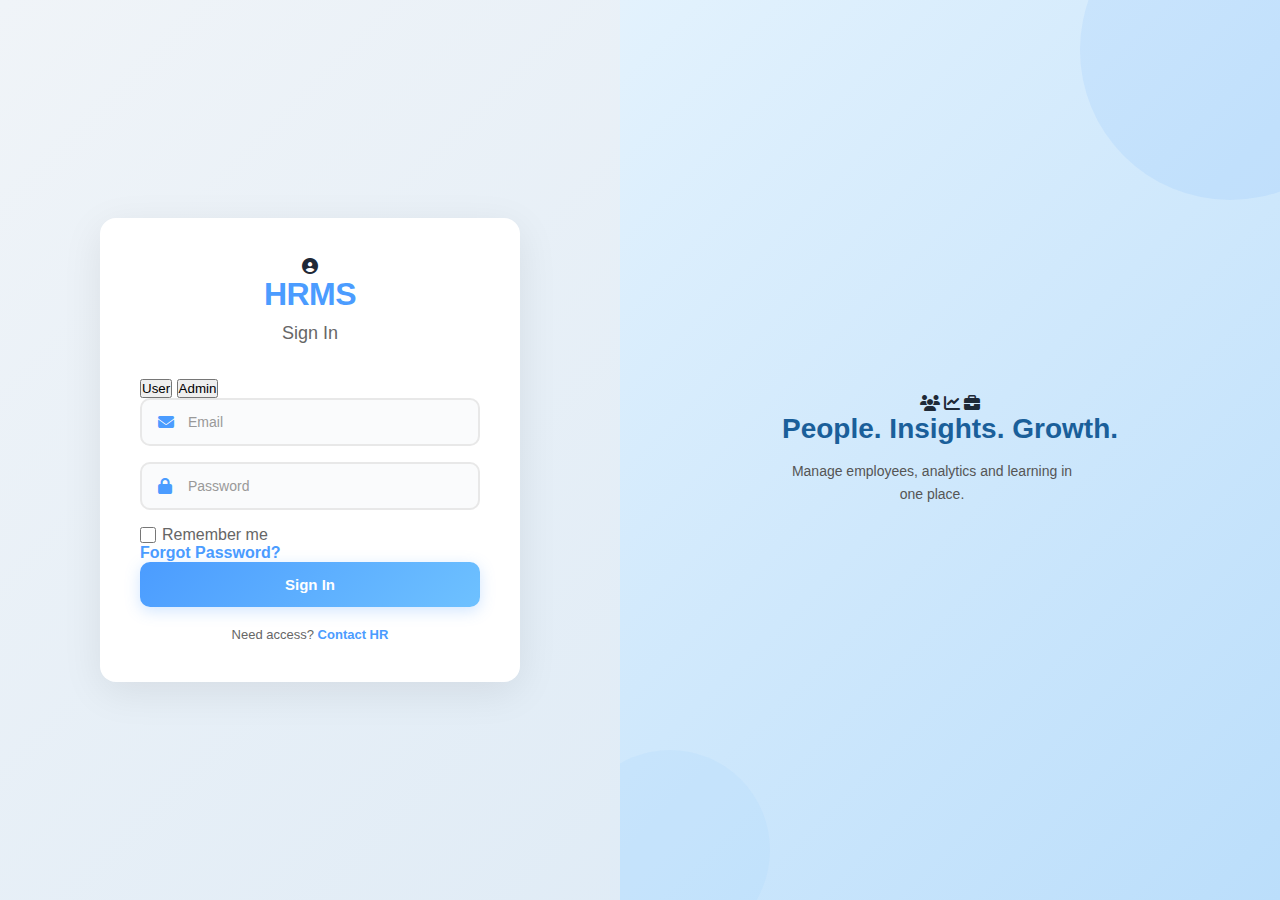
<file: index.html>
<!DOCTYPE html>
<html lang="en">
<head>
    <meta charset="UTF-8">
    <meta name="viewport" content="width=device-width, initial-scale=1.0">
    <title>HRM Dashboard</title>
    <link rel="stylesheet" href="style.css">
    <link rel="stylesheet" href="https://cdnjs.cloudflare.com/ajax/libs/font-awesome/6.4.0/css/all.min.css">
</head>
<body>
    <script>
        // Check if user is logged in
        if (!sessionStorage.getItem('isLoggedIn')) {
            window.location.href = 'login.html';
        }
    </script>

    <aside class="sidebar">
        <div class="sidebar-header">
            <div class="logo">
                <i class="fas fa-building"></i>
                <span>fortumars</span>
            </div>
        </div>
        <div class="profile-section">
            <div class="profile-avatar">
                <img src="prof.png" alt="Profile">
                <div class="status-indicator"></div>
            </div>
            <div class="profile-info">
                <h3 id="profileName">Mohan</h3>
                <p>HR Manager</p>
            </div>
        </div>
        <nav class="sidebar-nav">
            <a href="index.html" class="nav-item active"><i class="fas fa-chart-line"></i><span>Dashboard</span></a>
            <a href="employees.html" class="nav-item"><i class="fas fa-users"></i><span>Employees</span></a>
            <a href="recruitment.html" class="nav-item"><i class="fas fa-briefcase"></i><span>Recruitment</span></a>
            <a href="attendance.html" class="nav-item"><i class="fas fa-clock"></i><span>Attendance</span></a>
            <a href="leave.html" class="nav-item"><i class="fas fa-calendar-days"></i><span>Leave</span></a>
            <a href="payroll.html" class="nav-item"><i class="fas fa-money-bill"></i><span>Payroll</span></a>
            <a href="performance.html" class="nav-item"><i class="fas fa-star"></i><span>Performance</span></a>
            <a href="settings.html" class="nav-item"><i class="fas fa-cog"></i><span>Settings</span></a>
        </nav>
        <div class="sidebar-footer">
            <button class="logout-btn"><i class="fas fa-sign-out-alt"></i><span>Logout</span></button>
        </div>
    </aside>

    <main class="main-content">
        <div class="top-header">
            <div class="header-left">
                <button class="menu-toggle"><i class="fas fa-bars"></i></button>
                <h1>Dashboard</h1>
            </div>
            <div class="header-center">
                <div class="search-bar">
                    <i class="fas fa-search"></i>
                    <input type="text" placeholder="Search...">
                </div>
            </div>
            <div class="header-right">
                <button class="header-icon"><i class="fas fa-bell"></i></button>
                <button class="header-icon"><i class="fas fa-envelope"></i></button>
            </div>
        </div>

        <div class="dashboard-content">
            <div class="stats-row">
                <div class="stat-card blue">
                    <div class="stat-icon"><i class="fas fa-users"></i></div>
                    <div class="stat-info"><h3>245</h3><p>Total Employees</p></div>
                </div>
                <div class="stat-card green">
                    <div class="stat-icon"><i class="fas fa-check-circle"></i></div>
                    <div class="stat-info"><h3>238</h3><p>Present Today</p></div>
                </div>
                <div class="stat-card orange">
                    <div class="stat-icon"><i class="fas fa-briefcase"></i></div>
                    <div class="stat-info"><h3>12</h3><p>Open Positions</p></div>
                </div>
                <div class="stat-card purple">
                    <div class="stat-icon"><i class="fas fa-money-bill"></i></div>
                    <div class="stat-info"><h3>$2.4M</h3><p>Monthly Payroll</p></div>
                </div>
            </div>

            <div class="card">
                <div class="card-header"><h2>Welcome to HRM Dashboard</h2></div>
                <div class="card-body">
                    <p>Manage your HR operations efficiently. </p>
                </div>
            </div>
        </div>
    </main>

    <script src="script.js"></script>
</body>
</html>
</file>
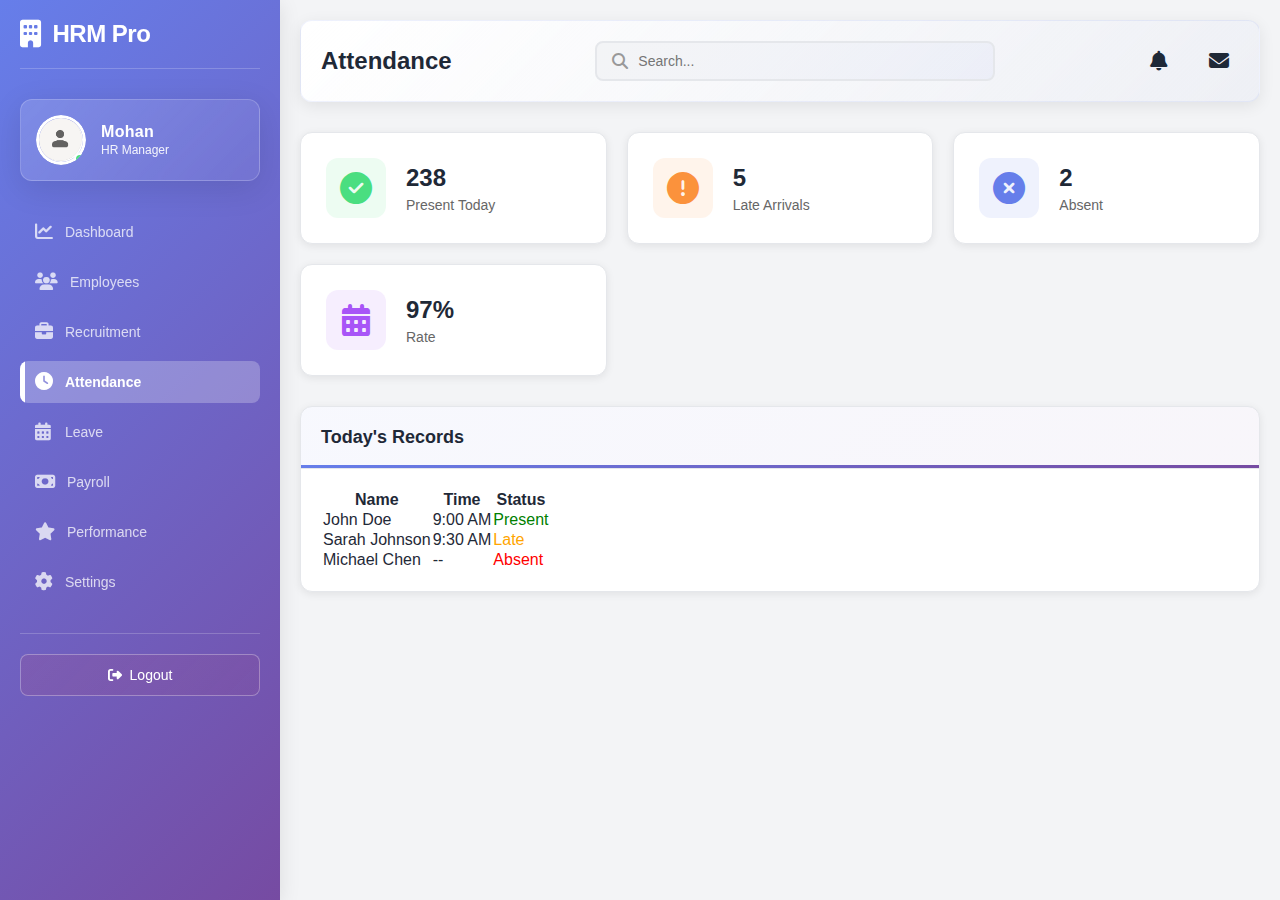
<file: attendance.html>
<!DOCTYPE html>
<html lang="en">
<head>
    <meta charset="UTF-8">
    <meta name="viewport" content="width=device-width, initial-scale=1.0">
    <title>Attendance</title>
    <link rel="stylesheet" href="style.css">
    <link rel="stylesheet" href="https://cdnjs.cloudflare.com/ajax/libs/font-awesome/6.4.0/css/all.min.css">
</head>
<body>
    <aside class="sidebar">
        <div class="sidebar-header"><div class="logo"><i class="fas fa-building"></i><span>HRM Pro</span></div></div>
        <div class="profile-section"><div class="profile-avatar"><img src="prof.png" alt="Profile"><div class="status-indicator"></div></div><div class="profile-info"><h3 id="profileName">Mohan</h3><p>HR Manager</p></div></div>
        <nav class="sidebar-nav">
            <a href="index.html" class="nav-item"><i class="fas fa-chart-line"></i><span>Dashboard</span></a>
            <a href="employees.html" class="nav-item"><i class="fas fa-users"></i><span>Employees</span></a>
            <a href="recruitment.html" class="nav-item"><i class="fas fa-briefcase"></i><span>Recruitment</span></a>
            <a href="attendance.html" class="nav-item active"><i class="fas fa-clock"></i><span>Attendance</span></a>
            <a href="leave.html" class="nav-item"><i class="fas fa-calendar-days"></i><span>Leave</span></a>
            <a href="payroll.html" class="nav-item"><i class="fas fa-money-bill"></i><span>Payroll</span></a>
            <a href="performance.html" class="nav-item"><i class="fas fa-star"></i><span>Performance</span></a>
            <a href="settings.html" class="nav-item"><i class="fas fa-cog"></i><span>Settings</span></a>
        </nav>
        <div class="sidebar-footer"><button class="logout-btn"><i class="fas fa-sign-out-alt"></i><span>Logout</span></button></div>
    </aside>

    <main class="main-content">
        <div class="top-header">
            <div class="header-left"><button class="menu-toggle"><i class="fas fa-bars"></i></button><h1>Attendance</h1></div>
            <div class="header-center"><div class="search-bar"><i class="fas fa-search"></i><input type="text" placeholder="Search..."></div></div>
            <div class="header-right"><button class="header-icon"><i class="fas fa-bell"></i></button><button class="header-icon"><i class="fas fa-envelope"></i></button></div>
        </div>

        <div class="dashboard-content">
            <div class="stats-row">
                <div class="stat-card green"><div class="stat-icon"><i class="fas fa-check-circle"></i></div><div class="stat-info"><h3>238</h3><p>Present Today</p></div></div>
                <div class="stat-card orange"><div class="stat-icon"><i class="fas fa-exclamation-circle"></i></div><div class="stat-info"><h3>5</h3><p>Late Arrivals</p></div></div>
                <div class="stat-card blue"><div class="stat-icon"><i class="fas fa-times-circle"></i></div><div class="stat-info"><h3>2</h3><p>Absent</p></div></div>
                <div class="stat-card purple"><div class="stat-icon"><i class="fas fa-calendar-alt"></i></div><div class="stat-info"><h3>97%</h3><p>Rate</p></div></div>
            </div>

            <div class="card">
                <div class="card-header"><h2>Today's Records</h2></div>
                <div class="card-body">
                    <table class="data-table">
                        <thead><tr><th>Name</th><th>Time</th><th>Status</th></tr></thead>
                        <tbody>
                            <tr><td>John Doe</td><td>9:00 AM</td><td><span style="color:green">Present</span></td></tr>
                            <tr><td>Sarah Johnson</td><td>9:30 AM</td><td><span style="color:orange">Late</span></td></tr>
                            <tr><td>Michael Chen</td><td>--</td><td><span style="color:red">Absent</span></td></tr>
                        </tbody>
                    </table>
                </div>
            </div>
        </div>
    </main>

    <script src="script.js"></script>
</body>
</html>
</file>
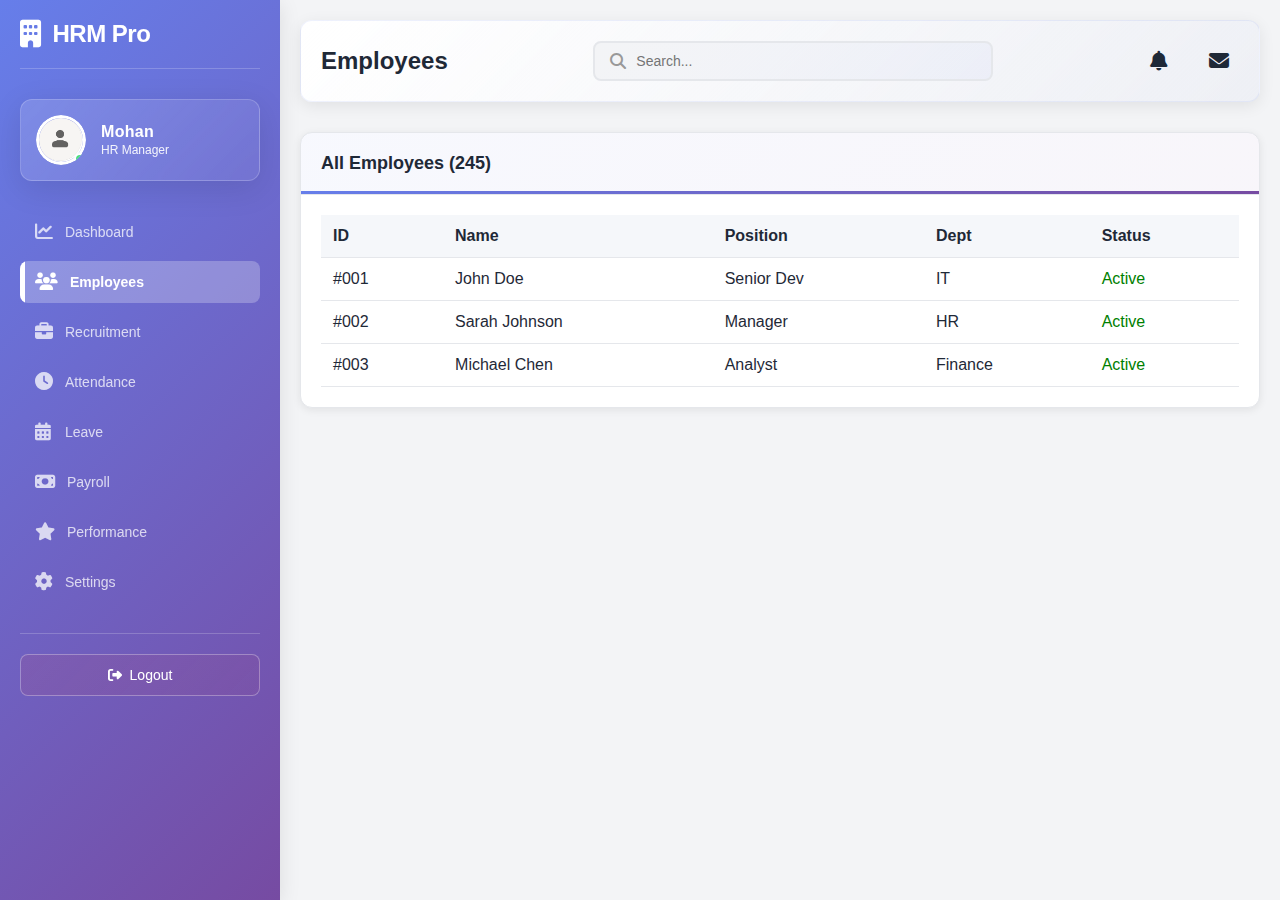
<file: employees.html>
<!DOCTYPE html>
<html lang="en">
<head>
    <meta charset="UTF-8">
    <meta name="viewport" content="width=device-width, initial-scale=1.0">
    <title>Employees</title>
    <link rel="stylesheet" href="style.css">
    <link rel="stylesheet" href="https://cdnjs.cloudflare.com/ajax/libs/font-awesome/6.4.0/css/all.min.css">
</head>
<body>
    <!-- Sidebar Navigation -->
    <aside class="sidebar">
        <div class="sidebar-header">
            <div class="logo">
                <i class="fas fa-building"></i>
                <span>HRM Pro</span>
            </div>
        </div>

        <div class="profile-section">
            <div class="profile-avatar">
                <img src="prof.png" alt="Profile">
                <div class="status-indicator"></div>
            </div>
            <div class="profile-info"><h3 id="profileName">Mohan</h3><p>HR Manager</p></div>
        </div>

        <nav class="sidebar-nav">
            <a href="index.html" class="nav-item">
                <i class="fas fa-chart-line"></i>
                <span>Dashboard</span>
            </a>
            <a href="employees.html" class="nav-item active">
                <i class="fas fa-users"></i>
                <span>Employees</span>
            </a>
            <a href="recruitment.html" class="nav-item">
                <i class="fas fa-briefcase"></i>
                <span>Recruitment</span>
            </a>
            <a href="attendance.html" class="nav-item">
                <i class="fas fa-clock"></i>
                <span>Attendance</span>
            </a>
            <a href="leave.html" class="nav-item">
                <i class="fas fa-calendar-days"></i>
                <span>Leave</span>
            </a>
            <a href="payroll.html" class="nav-item">
                <i class="fas fa-money-bill"></i>
                <span>Payroll</span>
            </a>
            <a href="performance.html" class="nav-item">
                <i class="fas fa-star"></i>
                <span>Performance</span>
            </a>
            <a href="settings.html" class="nav-item">
                <i class="fas fa-cog"></i>
                <span>Settings</span>
            </a>
        </nav>

        <div class="sidebar-footer">
            <button class="logout-btn">
                <i class="fas fa-sign-out-alt"></i>
                <span>Logout</span>
            </button>
        </div>
    </aside>

    <!-- Main Content -->
    <main class="main-content">
        <!-- Top Header -->
        <div class="top-header">
            <div class="header-left">
                <button class="menu-toggle">
                    <i class="fas fa-bars"></i>
                </button>
                <h1>Employees</h1>
            </div>
            <div class="header-center">
                <div class="search-bar">
                    <i class="fas fa-search"></i>
                    <input type="text" placeholder="Search...">
                </div>
            </div>
            <div class="header-right">
                <button class="header-icon">
                    <i class="fas fa-bell"></i>
                </button>
                <button class="header-icon">
                    <i class="fas fa-envelope"></i>
                </button>
            </div>
        </div>

        <!-- Page Content -->
        <div class="dashboard-content">
            <div class="card">
                <div class="card-header">
                    <h2>All Employees (245)</h2>
                </div>
                <div class="card-body">
                    <table class="data-table">
                        <thead>
                            <tr>
                                <th>ID</th>
                                <th>Name</th>
                                <th>Position</th>
                                <th>Dept</th>
                                <th>Status</th>
                            </tr>
                        </thead>
                        <tbody>
                            <tr>
                                <td>#001</td>
                                <td>John Doe</td>
                                <td>Senior Dev</td>
                                <td>IT</td>
                                <td><span style="color:green">Active</span></td>
                            </tr>
                            <tr>
                                <td>#002</td>
                                <td>Sarah Johnson</td>
                                <td>Manager</td>
                                <td>HR</td>
                                <td><span style="color:green">Active</span></td>
                            </tr>
                            <tr>
                                <td>#003</td>
                                <td>Michael Chen</td>
                                <td>Analyst</td>
                                <td>Finance</td>
                                <td><span style="color:green">Active</span></td>
                            </tr>
                        </tbody>
                    </table>
                </div>
            </div>
        </div>
    </main>

    <style>
        .data-table {
            width: 100%;
            border-collapse: collapse;
        }

        .data-table th,
        .data-table td {
            padding: 12px;
            text-align: left;
            border-bottom: 1px solid var(--border);
        }

        .data-table th {
            background: #f5f7fa;
            font-weight: 600;
        }

        .data-table tr:hover {
            background: #f9fafc;
        }
    </style>

    <script src="script.js"></script>
</body>
</html>
</file>
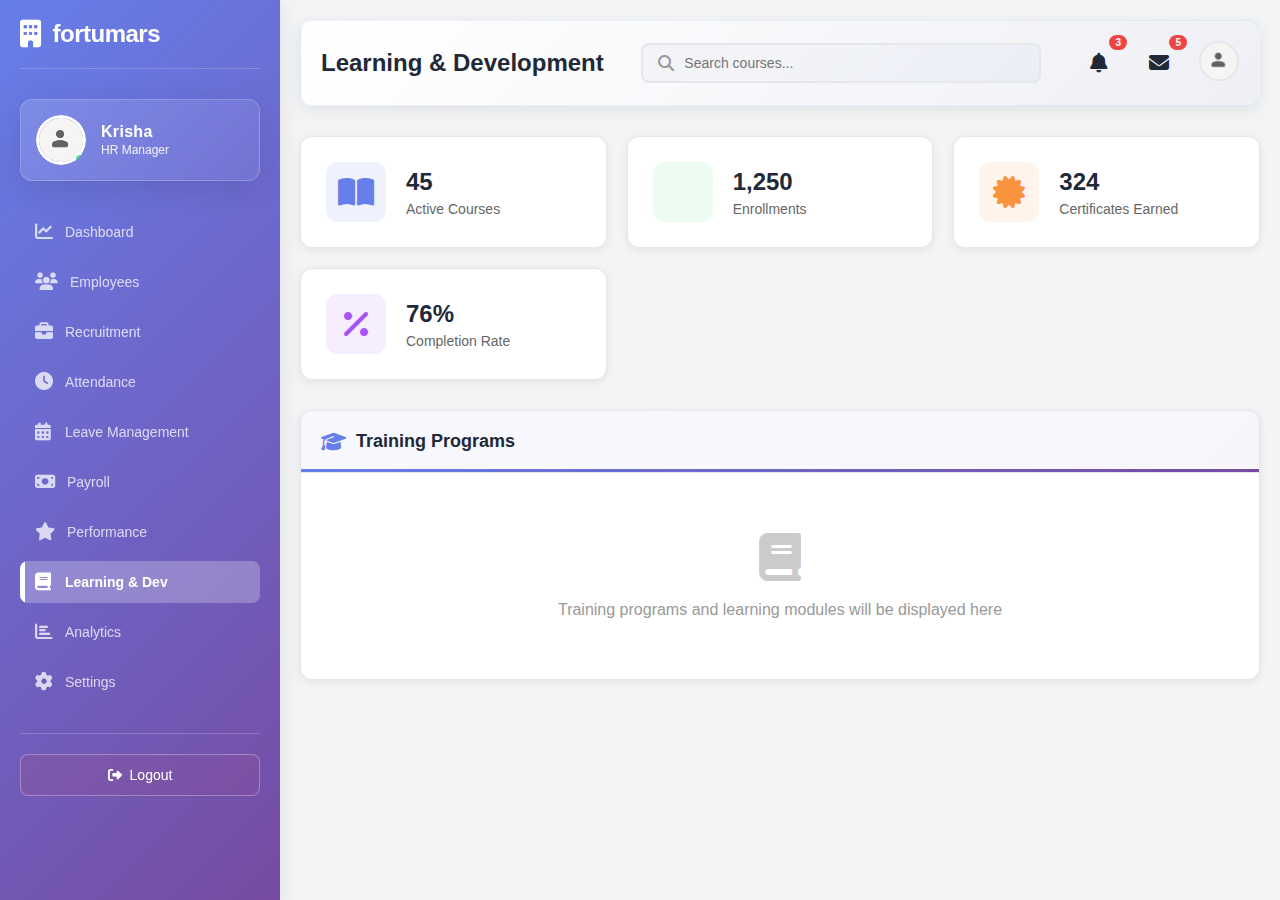
<file: learning.html>
<!DOCTYPE html>
<html lang="en">
<head>
    <meta charset="UTF-8">
    <meta name="viewport" content="width=device-width, initial-scale=1.0">
    <title>Learning & Development - HRM Dashboard</title>
    <link rel="stylesheet" href="style.css">
    <link rel="stylesheet" href="https://cdnjs.cloudflare.com/ajax/libs/font-awesome/6.4.0/css/all.min.css">
</head>
<body>
    <aside class="sidebar">
        <div class="sidebar-header">
            <div class="logo">
                <i class="fas fa-building"></i>
                <span>fortumars</span>
            </div>
        </div>
        <div class="profile-section">
            <div class="profile-avatar">
                <img src="prof.png" alt="Profile">
                <div class="status-indicator"></div>
            </div>
            <div class="profile-info">
                <h3 id="profileName">Krisha</h3>
                <p>HR Manager</p>
            </div>
        </div>
        <nav class="sidebar-nav">
            <a href="index.html" class="nav-item">
                <i class="fas fa-chart-line"></i>
                <span>Dashboard</span>
            </a>
            <a href="employees.html" class="nav-item">
                <i class="fas fa-users"></i>
                <span>Employees</span>
            </a>
            <a href="recruitment.html" class="nav-item">
                <i class="fas fa-briefcase"></i>
                <span>Recruitment</span>
            </a>
            <a href="attendance.html" class="nav-item">
                <i class="fas fa-clock"></i>
                <span>Attendance</span>
            </a>
            <a href="leave.html" class="nav-item">
                <i class="fas fa-calendar-days"></i>
                <span>Leave Management</span>
            </a>
            <a href="payroll.html" class="nav-item">
                <i class="fas fa-money-bill"></i>
                <span>Payroll</span>
            </a>
            <a href="performance.html" class="nav-item">
                <i class="fas fa-star"></i>
                <span>Performance</span>
            </a>
            <a href="learning.html" class="nav-item active">
                <i class="fas fa-book"></i>
                <span>Learning & Dev</span>
            </a>
            <a href="analytics.html" class="nav-item">
                <i class="fas fa-chart-bar"></i>
                <span>Analytics</span>
            </a>
            <a href="settings.html" class="nav-item">
                <i class="fas fa-cog"></i>
                <span>Settings</span>
            </a>
        </nav>
        <div class="sidebar-footer">
            <button class="logout-btn">
                <i class="fas fa-sign-out-alt"></i>
                <span>Logout</span>
            </button>
        </div>
    </aside>

    <main class="main-content">
        <div class="top-header">
            <div class="header-left">
                <button class="menu-toggle">
                    <i class="fas fa-bars"></i>
                </button>
                <h1>Learning & Development</h1>
            </div>
            <div class="header-center">
                <div class="search-bar">
                    <i class="fas fa-search"></i>
                    <input type="text" placeholder="Search courses...">
                </div>
            </div>
            <div class="header-right">
                <button class="header-icon">
                    <i class="fas fa-bell"></i>
                    <span class="badge">3</span>
                </button>
                <button class="header-icon">
                    <i class="fas fa-envelope"></i>
                    <span class="badge">5</span>
                </button>
                <div class="profile-dropdown">
                    <img src="prof.png" alt="Profile">
                </div>
            </div>
        </div>

        <div class="dashboard-content">
            <div class="stats-row">
                <div class="stat-card blue">
                    <div class="stat-icon"><i class="fas fa-book-open"></i></div>
                    <div class="stat-info">
                        <h3>45</h3>
                        <p>Active Courses</p>
                    </div>
                </div>
                <div class="stat-card green">
                    <div class="stat-icon"><i class="fas fa-users-check"></i></div>
                    <div class="stat-info">
                        <h3>1,250</h3>
                        <p>Enrollments</p>
                    </div>
                </div>
                <div class="stat-card orange">
                    <div class="stat-icon"><i class="fas fa-certificate"></i></div>
                    <div class="stat-info">
                        <h3>324</h3>
                        <p>Certificates Earned</p>
                    </div>
                </div>
                <div class="stat-card purple">
                    <div class="stat-icon"><i class="fas fa-percent"></i></div>
                    <div class="stat-info">
                        <h3>76%</h3>
                        <p>Completion Rate</p>
                    </div>
                </div>
            </div>

            <div class="card">
                <div class="card-header">
                    <h2><i class="fas fa-graduation-cap"></i> Training Programs</h2>
                </div>
                <div class="card-body">
                    <p style="text-align: center; padding: 40px; color: #999;">
                        <i class="fas fa-book" style="font-size: 48px; margin-bottom: 20px; display: block; opacity: 0.5;"></i>
                        Training programs and learning modules will be displayed here
                    </p>
                </div>
            </div>
        </div>
    </main>

    <script src="script.js"></script>
</body>

</html>
</file>
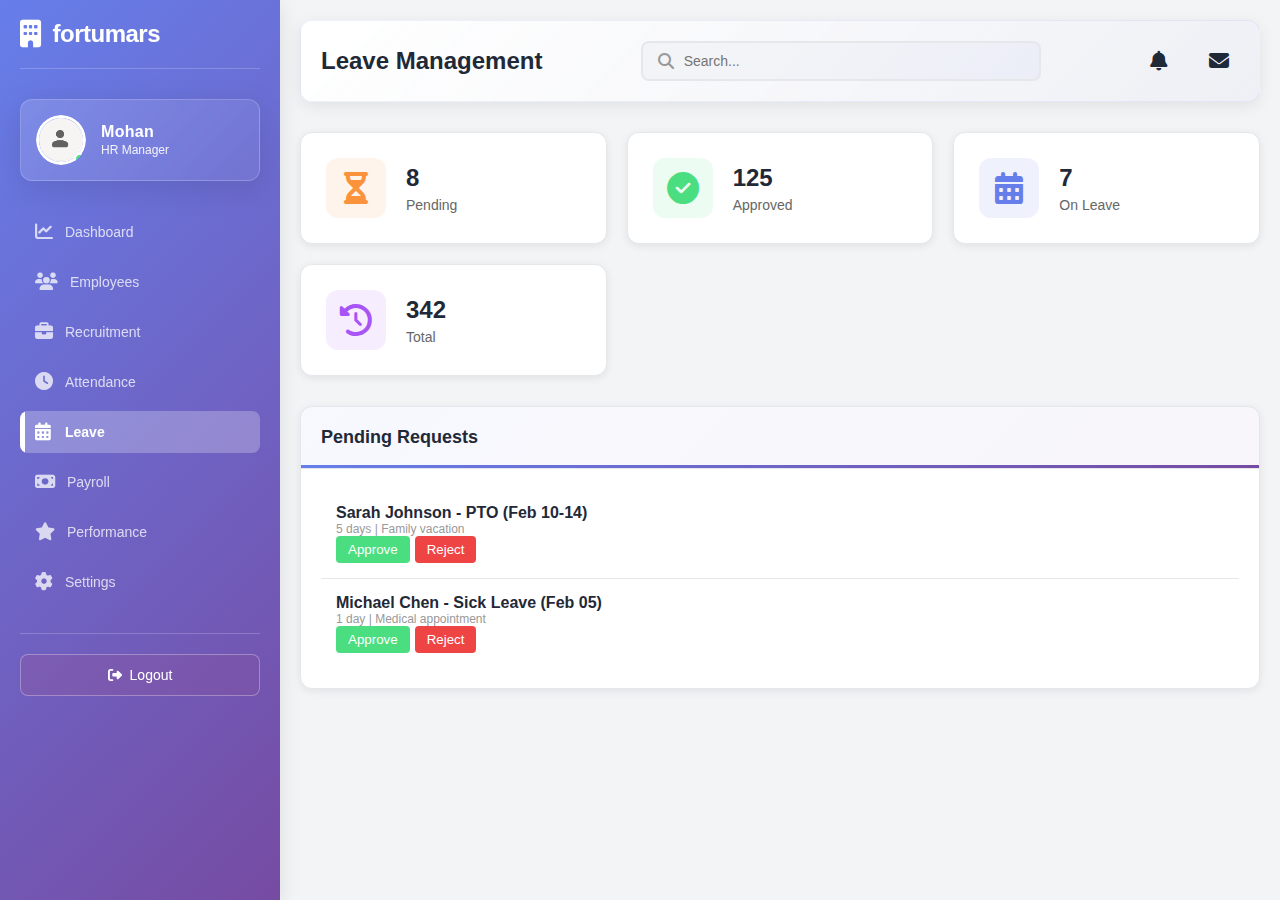
<file: leave.html>
<!DOCTYPE html>
<html lang="en">
<head>
    <meta charset="UTF-8">
    <meta name="viewport" content="width=device-width, initial-scale=1.0">
    <title>Leave Management</title>
    <link rel="stylesheet" href="style.css">
    <link rel="stylesheet" href="https://cdnjs.cloudflare.com/ajax/libs/font-awesome/6.4.0/css/all.min.css">
</head>
<body>
    <aside class="sidebar">
        <div class="sidebar-header"><div class="logo"><i class="fas fa-building"></i><span>fortumars</span></div></div>
        <div class="profile-section"><div class="profile-avatar"><img src="prof.png" alt="Profile"><div class="status-indicator"></div></div><div class="profile-info"><h3 id="profileName">Mohan</h3><p>HR Manager</p></div></div>
        <nav class="sidebar-nav">
            <a href="index.html" class="nav-item"><i class="fas fa-chart-line"></i><span>Dashboard</span></a>
            <a href="employees.html" class="nav-item"><i class="fas fa-users"></i><span>Employees</span></a>
            <a href="recruitment.html" class="nav-item"><i class="fas fa-briefcase"></i><span>Recruitment</span></a>
            <a href="attendance.html" class="nav-item"><i class="fas fa-clock"></i><span>Attendance</span></a>
            <a href="leave.html" class="nav-item active"><i class="fas fa-calendar-days"></i><span>Leave</span></a>
            <a href="payroll.html" class="nav-item"><i class="fas fa-money-bill"></i><span>Payroll</span></a>
            <a href="performance.html" class="nav-item"><i class="fas fa-star"></i><span>Performance</span></a>
            <a href="settings.html" class="nav-item"><i class="fas fa-cog"></i><span>Settings</span></a>
        </nav>
        <div class="sidebar-footer"><button class="logout-btn"><i class="fas fa-sign-out-alt"></i><span>Logout</span></button></div>
    </aside>

    <main class="main-content">
        <div class="top-header">
            <div class="header-left"><button class="menu-toggle"><i class="fas fa-bars"></i></button><h1>Leave Management</h1></div>
            <div class="header-center"><div class="search-bar"><i class="fas fa-search"></i><input type="text" placeholder="Search..."></div></div>
            <div class="header-right"><button class="header-icon"><i class="fas fa-bell"></i></button><button class="header-icon"><i class="fas fa-envelope"></i></button></div>
        </div>

        <div class="dashboard-content">
            <div class="stats-row">
                <div class="stat-card orange"><div class="stat-icon"><i class="fas fa-hourglass-half"></i></div><div class="stat-info"><h3>8</h3><p>Pending</p></div></div>
                <div class="stat-card green"><div class="stat-icon"><i class="fas fa-check-circle"></i></div><div class="stat-info"><h3>125</h3><p>Approved</p></div></div>
                <div class="stat-card blue"><div class="stat-icon"><i class="fas fa-calendar-alt"></i></div><div class="stat-info"><h3>7</h3><p>On Leave</p></div></div>
                <div class="stat-card purple"><div class="stat-icon"><i class="fas fa-history"></i></div><div class="stat-info"><h3>342</h3><p>Total</p></div></div>
            </div>

            <div class="card">
                <div class="card-header"><h2>Pending Requests</h2></div>
                <div class="card-body">
                    <div style="padding: 15px; border-bottom: 1px solid var(--border);"><h4>Sarah Johnson - PTO (Feb 10-14)</h4><p style="color: #999; font-size: 12px;">5 days | Family vacation</p><button style="background: #4ade80; color: white; padding: 6px 12px; border: none; border-radius: 4px; cursor: pointer; margin-right: 5px;">Approve</button><button style="background: #ef4444; color: white; padding: 6px 12px; border: none; border-radius: 4px; cursor: pointer;">Reject</button></div>
                    <div style="padding: 15px;"><h4>Michael Chen - Sick Leave (Feb 05)</h4><p style="color: #999; font-size: 12px;">1 day | Medical appointment</p><button style="background: #4ade80; color: white; padding: 6px 12px; border: none; border-radius: 4px; cursor: pointer; margin-right: 5px;">Approve</button><button style="background: #ef4444; color: white; padding: 6px 12px; border: none; border-radius: 4px; cursor: pointer;">Reject</button></div>
                </div>
            </div>
        </div>
    </main>

    <script src="script.js"></script>
</body>

</html>
</file>
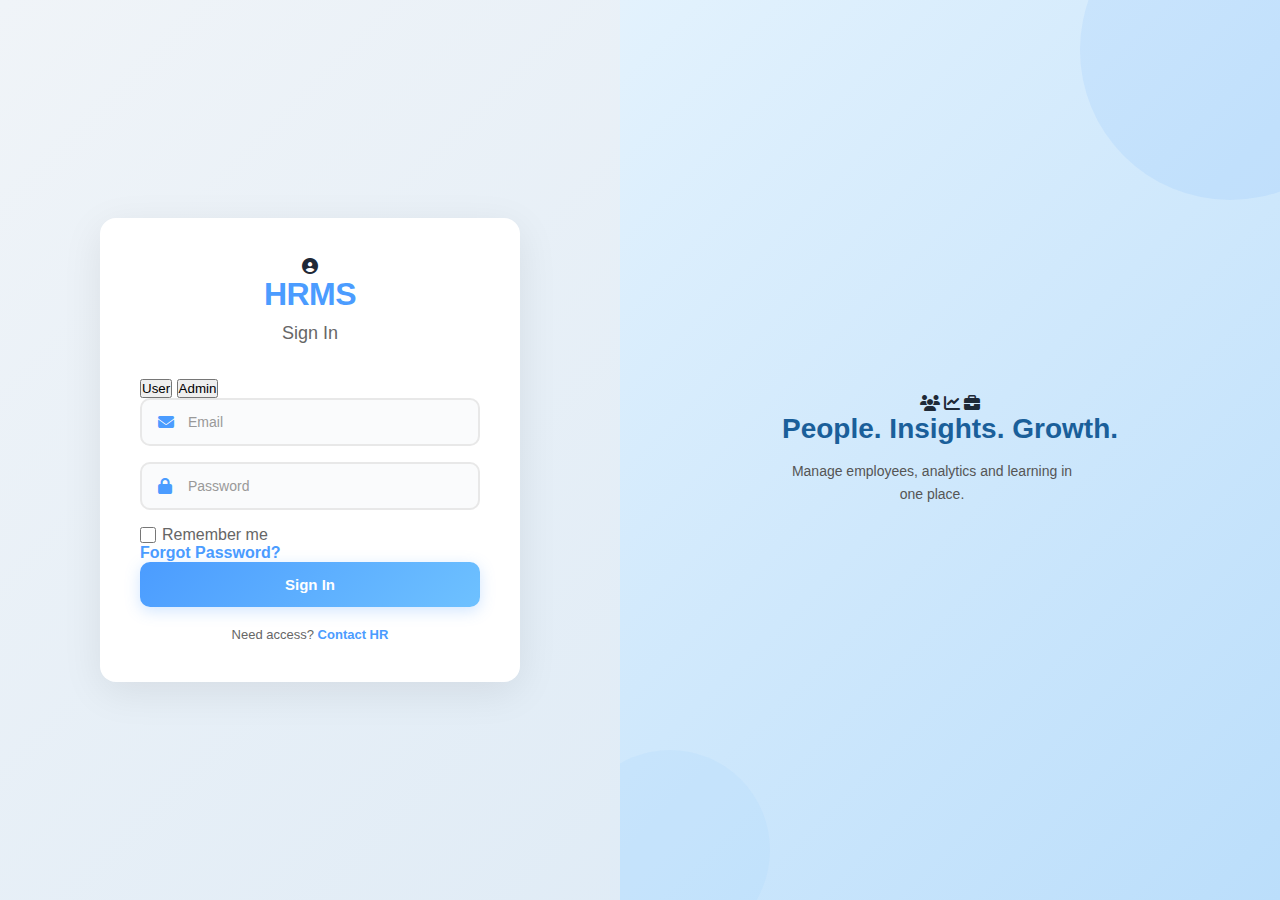
<file: login.html>
<!DOCTYPE html>
<html lang="en">
<head>
    <meta charset="UTF-8">
    <meta name="viewport" content="width=device-width, initial-scale=1.0">
    <title>HRMS - Sign In</title>
    <link rel="stylesheet" href="style.css">
    <link rel="stylesheet" href="https://cdnjs.cloudflare.com/ajax/libs/font-awesome/6.4.0/css/all.min.css">

</head>
<body class="login-body">
    <div class="login-container">
        <!-- Left: Form -->
        <div class="login-form-section">
            <div class="login-card">
                <div class="login-header">
                    <div class="avatar">
                        <i class="fas fa-user-circle"></i>
                    </div>
                    <h2>HRMS</h2>
                    <p>Sign In</p>
                </div>

                <form class="login-form" id="loginForm">
                    <div class="role-toggle" role="tablist" aria-label="Role selector">
                        <button type="button" class="role-btn active" data-role="User">User</button>
                        <button type="button" class="role-btn" data-role="Admin">Admin</button>
                    </div>

                    <div class="form-group">
                        <div class="input-wrapper">
                            <i class="fas fa-envelope"></i>
                            <input type="email" id="email" name="email" placeholder="Email" required>
                        </div>
                    </div>

                    <div class="form-group">
                        <div class="input-wrapper">
                            <i class="fas fa-lock"></i>
                            <input type="password" id="password" name="password" placeholder="Password" required>
                        </div>
                    </div>

                    <div class="form-options">
                        <label class="remember-me">
                            <input type="checkbox" name="remember">
                            <span>Remember me</span>
                        </label>
                        <a href="#" class="forgot-password">Forgot Password?</a>
                    </div>

                    <button type="submit" class="login-btn">Sign In</button>
                </form>

                <div class="login-footer">
                    <p>Need access? <a href="#">Contact HR</a></p>
                </div>
            </div>
        </div>

        <!-- Right: Illustration -->
        <div class="login-illustration" aria-hidden="true">
            <div class="illustration-content">
                <!-- Simple flat illustration using icons/text; can be replaced with SVG/image -->
                <div class="illus-graphics">
                    <i class="fas fa-users"></i>
                    <i class="fas fa-chart-line"></i>
                    <i class="fas fa-briefcase"></i>
                </div>
                <h3>People. Insights. Growth.</h3>
                <p>Manage employees, analytics and learning in one place.</p>
            </div>
        </div>
    </div>

    <script src="login.js"></script>
</body>
</html>
</file>
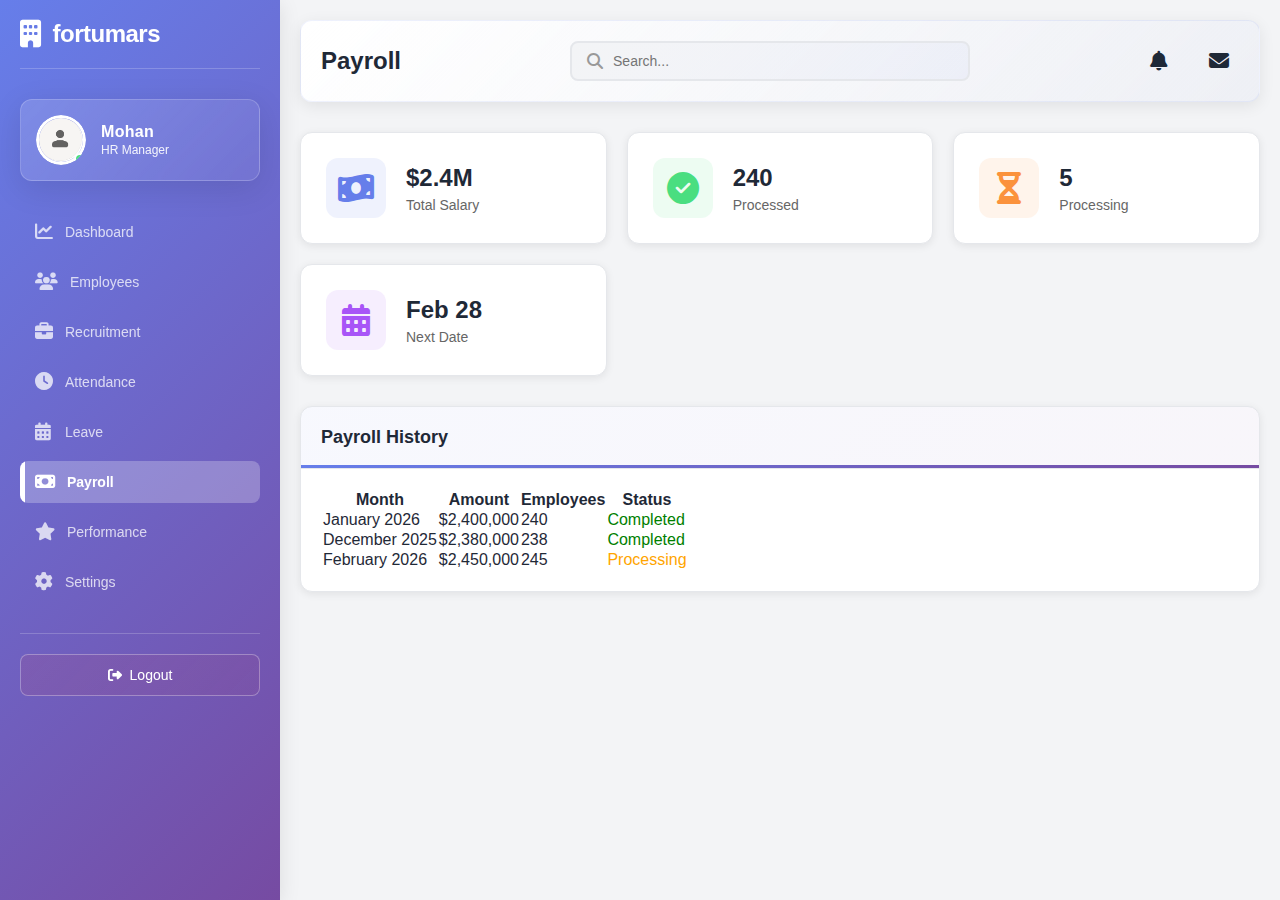
<file: payroll.html>
<!DOCTYPE html>
<html lang="en">
<head>
    <meta charset="UTF-8">
    <meta name="viewport" content="width=device-width, initial-scale=1.0">
    <title>Payroll</title>
    <link rel="stylesheet" href="style.css">
    <link rel="stylesheet" href="https://cdnjs.cloudflare.com/ajax/libs/font-awesome/6.4.0/css/all.min.css">
</head>
<body>
    <aside class="sidebar">
        <div class="sidebar-header"><div class="logo"><i class="fas fa-building"></i><span>fortumars</span></div></div>
        <div class="profile-section"><div class="profile-avatar"><img src="prof.png" alt="Profile"><div class="status-indicator"></div></div><div class="profile-info"><h3 id="profileName">Mohan</h3><p>HR Manager</p></div></div>
        <nav class="sidebar-nav">
            <a href="index.html" class="nav-item"><i class="fas fa-chart-line"></i><span>Dashboard</span></a>
            <a href="employees.html" class="nav-item"><i class="fas fa-users"></i><span>Employees</span></a>
            <a href="recruitment.html" class="nav-item"><i class="fas fa-briefcase"></i><span>Recruitment</span></a>
            <a href="attendance.html" class="nav-item"><i class="fas fa-clock"></i><span>Attendance</span></a>
            <a href="leave.html" class="nav-item"><i class="fas fa-calendar-days"></i><span>Leave</span></a>
            <a href="payroll.html" class="nav-item active"><i class="fas fa-money-bill"></i><span>Payroll</span></a>
            <a href="performance.html" class="nav-item"><i class="fas fa-star"></i><span>Performance</span></a>
            <a href="settings.html" class="nav-item"><i class="fas fa-cog"></i><span>Settings</span></a>
        </nav>
        <div class="sidebar-footer"><button class="logout-btn"><i class="fas fa-sign-out-alt"></i><span>Logout</span></button></div>
    </aside>

    <main class="main-content">
        <div class="top-header">
            <div class="header-left"><button class="menu-toggle"><i class="fas fa-bars"></i></button><h1>Payroll</h1></div>
            <div class="header-center"><div class="search-bar"><i class="fas fa-search"></i><input type="text" placeholder="Search..."></div></div>
            <div class="header-right"><button class="header-icon"><i class="fas fa-bell"></i></button><button class="header-icon"><i class="fas fa-envelope"></i></button></div>
        </div>

        <div class="dashboard-content">
            <div class="stats-row">
                <div class="stat-card blue"><div class="stat-icon"><i class="fas fa-money-bill-wave"></i></div><div class="stat-info"><h3>$2.4M</h3><p>Total Salary</p></div></div>
                <div class="stat-card green"><div class="stat-icon"><i class="fas fa-check-circle"></i></div><div class="stat-info"><h3>240</h3><p>Processed</p></div></div>
                <div class="stat-card orange"><div class="stat-icon"><i class="fas fa-hourglass-half"></i></div><div class="stat-info"><h3>5</h3><p>Processing</p></div></div>
                <div class="stat-card purple"><div class="stat-icon"><i class="fas fa-calendar-alt"></i></div><div class="stat-info"><h3>Feb 28</h3><p>Next Date</p></div></div>
            </div>

            <div class="card">
                <div class="card-header"><h2>Payroll History</h2></div>
                <div class="card-body">
                    <table class="data-table">
                        <thead><tr><th>Month</th><th>Amount</th><th>Employees</th><th>Status</th></tr></thead>
                        <tbody>
                            <tr><td>January 2026</td><td>$2,400,000</td><td>240</td><td><span style="color:green">Completed</span></td></tr>
                            <tr><td>December 2025</td><td>$2,380,000</td><td>238</td><td><span style="color:green">Completed</span></td></tr>
                            <tr><td>February 2026</td><td>$2,450,000</td><td>245</td><td><span style="color:orange">Processing</span></td></tr>
                        </tbody>
                    </table>
                </div>
            </div>
        </div>
    </main>

    <script src="script.js"></script>
</body>
</html>
</file>
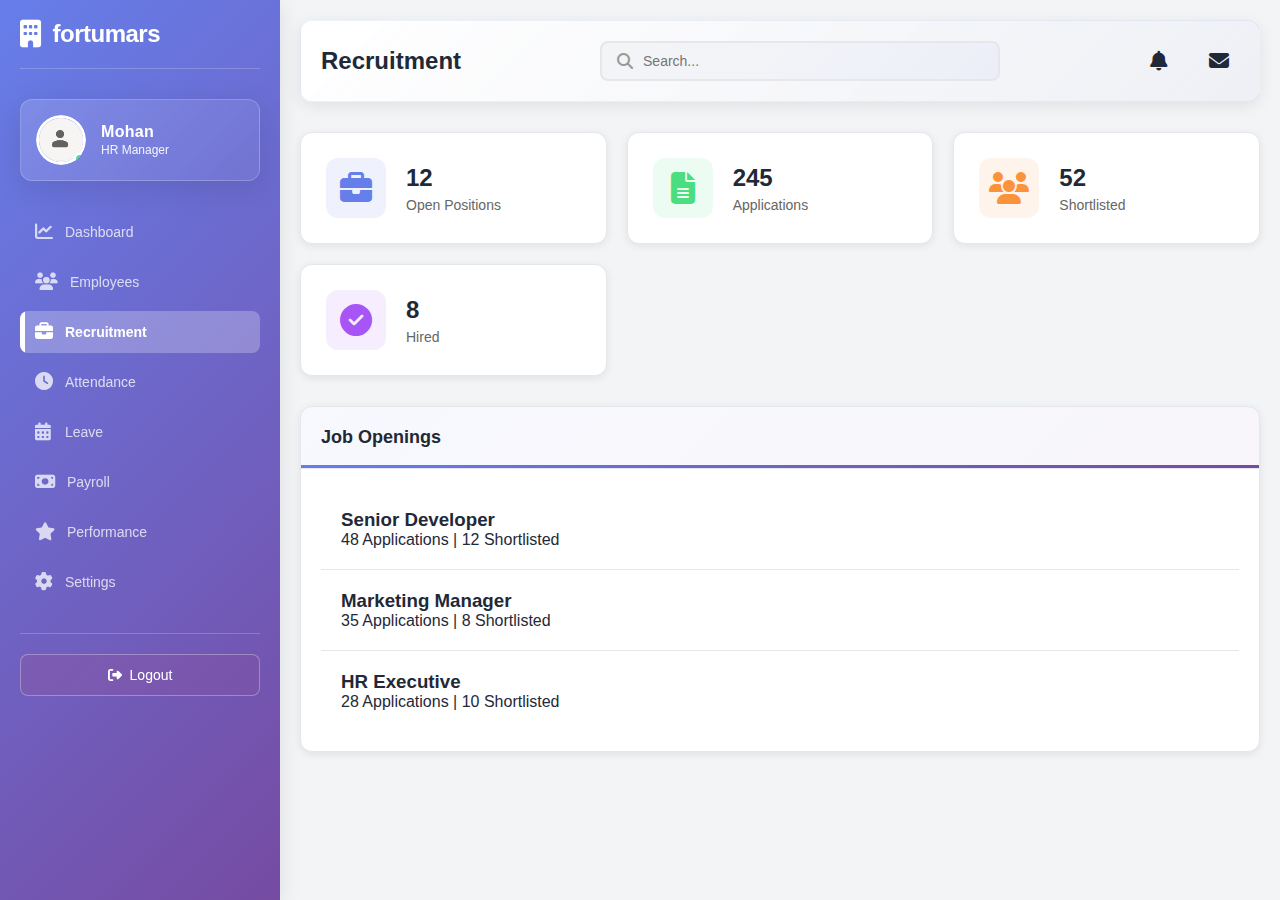
<file: recruitment.html>
<!DOCTYPE html>
<html lang="en">
<head>
    <meta charset="UTF-8">
    <meta name="viewport" content="width=device-width, initial-scale=1.0">
    <title>Recruitment</title>
    <link rel="stylesheet" href="style.css">
    <link rel="stylesheet" href="https://cdnjs.cloudflare.com/ajax/libs/font-awesome/6.4.0/css/all.min.css">
</head>
<body>
    <aside class="sidebar">
        <div class="sidebar-header"><div class="logo"><i class="fas fa-building"></i><span>fortumars</span></div></div>
        <div class="profile-section"><div class="profile-avatar"><img src="prof.png" alt="Profile"><div class="status-indicator"></div></div><div class="profile-info"><h3 id="profileName">Mohan</h3><p>HR Manager</p></div></div>
        <nav class="sidebar-nav">
            <a href="index.html" class="nav-item"><i class="fas fa-chart-line"></i><span>Dashboard</span></a>
            <a href="employees.html" class="nav-item"><i class="fas fa-users"></i><span>Employees</span></a>
            <a href="recruitment.html" class="nav-item active"><i class="fas fa-briefcase"></i><span>Recruitment</span></a>
            <a href="attendance.html" class="nav-item"><i class="fas fa-clock"></i><span>Attendance</span></a>
            <a href="leave.html" class="nav-item"><i class="fas fa-calendar-days"></i><span>Leave</span></a>
            <a href="payroll.html" class="nav-item"><i class="fas fa-money-bill"></i><span>Payroll</span></a>
            <a href="performance.html" class="nav-item"><i class="fas fa-star"></i><span>Performance</span></a>
            <a href="settings.html" class="nav-item"><i class="fas fa-cog"></i><span>Settings</span></a>
        </nav>
        <div class="sidebar-footer"><button class="logout-btn"><i class="fas fa-sign-out-alt"></i><span>Logout</span></button></div>
    </aside>

    <main class="main-content">
        <div class="top-header">
            <div class="header-left"><button class="menu-toggle"><i class="fas fa-bars"></i></button><h1>Recruitment</h1></div>
            <div class="header-center"><div class="search-bar"><i class="fas fa-search"></i><input type="text" placeholder="Search..."></div></div>
            <div class="header-right"><button class="header-icon"><i class="fas fa-bell"></i></button><button class="header-icon"><i class="fas fa-envelope"></i></button></div>
        </div>

        <div class="dashboard-content">
            <div class="stats-row">
                <div class="stat-card blue"><div class="stat-icon"><i class="fas fa-briefcase"></i></div><div class="stat-info"><h3>12</h3><p>Open Positions</p></div></div>
                <div class="stat-card green"><div class="stat-icon"><i class="fas fa-file-alt"></i></div><div class="stat-info"><h3>245</h3><p>Applications</p></div></div>
                <div class="stat-card orange"><div class="stat-icon"><i class="fas fa-users"></i></div><div class="stat-info"><h3>52</h3><p>Shortlisted</p></div></div>
                <div class="stat-card purple"><div class="stat-icon"><i class="fas fa-check-circle"></i></div><div class="stat-info"><h3>8</h3><p>Hired</p></div></div>
            </div>

            <div class="card">
                <div class="card-header"><h2>Job Openings</h2></div>
                <div class="card-body">
                    <div style="padding: 20px; border-bottom: 1px solid var(--border);"><h3>Senior Developer</h3><p>48 Applications | 12 Shortlisted</p></div>
                    <div style="padding: 20px; border-bottom: 1px solid var(--border);"><h3>Marketing Manager</h3><p>35 Applications | 8 Shortlisted</p></div>
                    <div style="padding: 20px;"><h3>HR Executive</h3><p>28 Applications | 10 Shortlisted</p></div>
                </div>
            </div>
        </div>
    </main>

    <script src="script.js"></script>
</body>

</html>
</file>
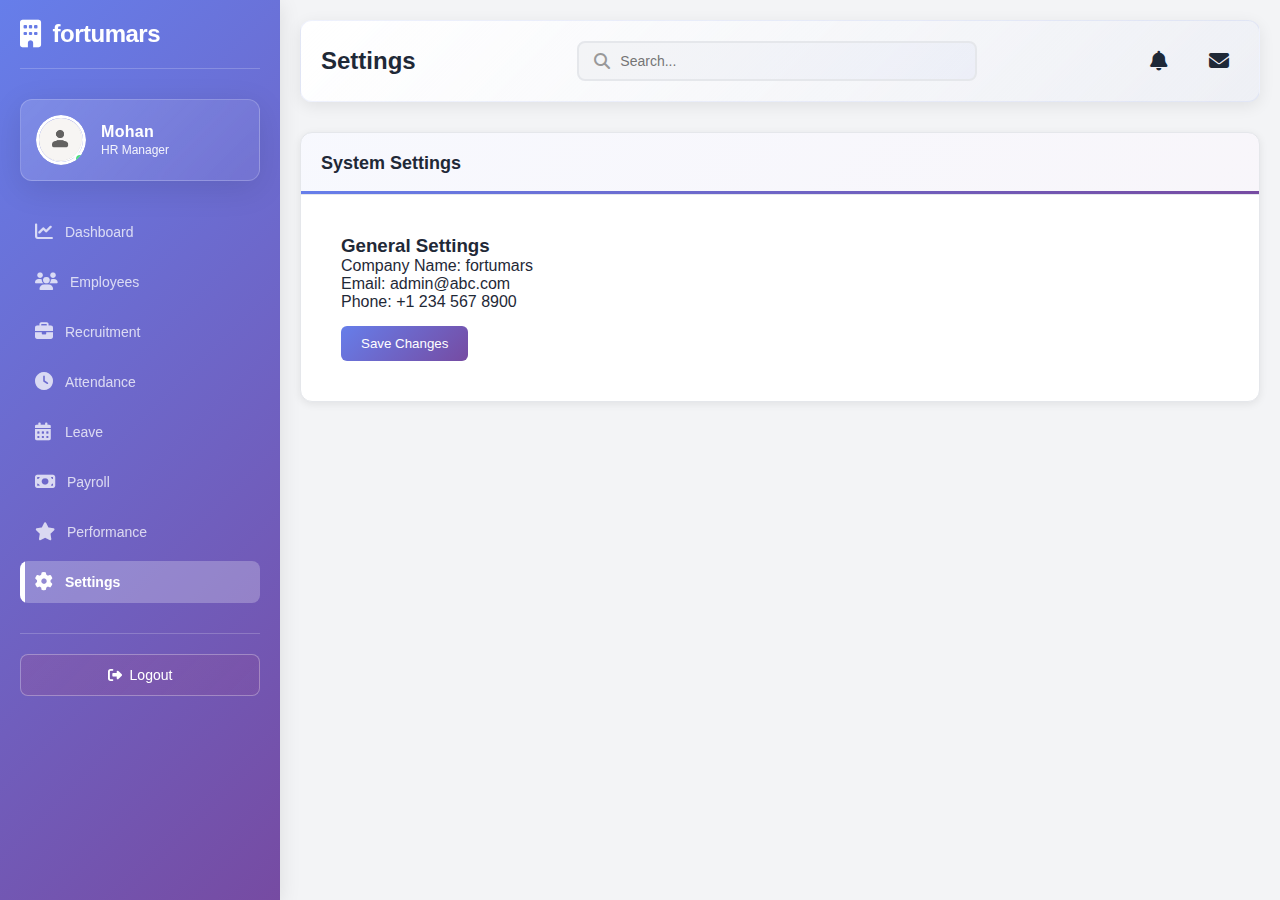
<file: settings.html>
<!DOCTYPE html>
<html lang="en">
<head>
    <meta charset="UTF-8">
    <meta name="viewport" content="width=device-width, initial-scale=1.0">
    <title>Settings</title>
    <link rel="stylesheet" href="style.css">
    <link rel="stylesheet" href="https://cdnjs.cloudflare.com/ajax/libs/font-awesome/6.4.0/css/all.min.css">
</head>
<body>
    <aside class="sidebar">
        <div class="sidebar-header"><div class="logo"><i class="fas fa-building"></i><span>fortumars</span></div></div>
        <div class="profile-section"><div class="profile-avatar"><img src="prof.png" alt="Profile"><div class="status-indicator"></div></div><div class="profile-info"><h3 id="profileName">Mohan</h3><p>HR Manager</p></div></div>
        <nav class="sidebar-nav">
            <a href="index.html" class="nav-item"><i class="fas fa-chart-line"></i><span>Dashboard</span></a>
            <a href="employees.html" class="nav-item"><i class="fas fa-users"></i><span>Employees</span></a>
            <a href="recruitment.html" class="nav-item"><i class="fas fa-briefcase"></i><span>Recruitment</span></a>
            <a href="attendance.html" class="nav-item"><i class="fas fa-clock"></i><span>Attendance</span></a>
            <a href="leave.html" class="nav-item"><i class="fas fa-calendar-days"></i><span>Leave</span></a>
            <a href="payroll.html" class="nav-item"><i class="fas fa-money-bill"></i><span>Payroll</span></a>
            <a href="performance.html" class="nav-item"><i class="fas fa-star"></i><span>Performance</span></a>
            <a href="settings.html" class="nav-item active"><i class="fas fa-cog"></i><span>Settings</span></a>
        </nav>
        <div class="sidebar-footer"><button class="logout-btn"><i class="fas fa-sign-out-alt"></i><span>Logout</span></button></div>
    </aside>

    <main class="main-content">
        <div class="top-header">
            <div class="header-left"><button class="menu-toggle"><i class="fas fa-bars"></i></button><h1>Settings</h1></div>
            <div class="header-center"><div class="search-bar"><i class="fas fa-search"></i><input type="text" placeholder="Search..."></div></div>
            <div class="header-right"><button class="header-icon"><i class="fas fa-bell"></i></button><button class="header-icon"><i class="fas fa-envelope"></i></button></div>
        </div>

        <div class="dashboard-content">
            <div class="card">
                <div class="card-header"><h2>System Settings</h2></div>
                <div class="card-body">
                    <div style="padding: 20px;">
                        <h3>General Settings</h3>
                        <p>Company Name: fortumars</p>
                        <p>Email: admin@abc.com</p>
                        <p>Phone: +1 234 567 8900</p>
                        <button style="background: linear-gradient(135deg, #667eea, #764ba2); color: white; padding: 10px 20px; border: none; border-radius: 6px; cursor: pointer; margin-top: 15px;">Save Changes</button>
                    </div>
                </div>
            </div>
        </div>
    </main>

    <script src="script.js"></script>
</body>
</html>
</file>
<file: style.css>
* {
    margin: 0;
    padding: 0;
    box-sizing: border-box;
}

:root {
    --primary: #667eea;
    --secondary: #764ba2;
    --success: #4ade80;
    --warning: #fb923c;
    --danger: #ef4444;
    --info: #3b82f6;
    --dark: #1f2937;
    --light: #f3f4f6;
    --border: #e5e7eb;
}

html {
    scroll-behavior: smooth;
}

body {
    font-family: 'Segoe UI', Tahoma, Geneva, Verdana, sans-serif;
    background: var(--light);
    color: var(--dark);
    overflow-x: hidden;
}

/* SIDEBAR */
.sidebar {
    width: 280px;
    background: linear-gradient(135deg, var(--primary) 0%, var(--secondary) 100%);
    color: white;
    position: fixed;
    left: 0;
    top: 0;
    height: 100vh;
    padding: 20px;
    overflow-y: auto;
    box-shadow: 0 4px 20px rgba(0, 0, 0, 0.1);
    z-index: 1000;
    transition: all 0.3s ease;
}

.sidebar::-webkit-scrollbar {
    width: 6px;
}

.sidebar::-webkit-scrollbar-track {
    background: rgba(255, 255, 255, 0.1);
}

.sidebar::-webkit-scrollbar-thumb {
    background: rgba(255, 255, 255, 0.3);
    border-radius: 3px;
}

.sidebar::-webkit-scrollbar-thumb:hover {
    background: rgba(255, 255, 255, 0.5);
}

.sidebar-header {
    margin-bottom: 30px;
    padding-bottom: 20px;
    border-bottom: 1px solid rgba(255, 255, 255, 0.2);
}

.logo {
    display: flex;
    align-items: center;
    gap: 12px;
    font-size: 24px;
    font-weight: 700;
    letter-spacing: -0.5px;
}

.logo i {
    font-size: 28px;
}

.profile-section {
    display: flex;
    align-items: center;
    gap: 15px;
    margin-bottom: 30px;
    padding: 15px;
    background: linear-gradient(135deg, rgba(255, 255, 255, 0.15), rgba(255, 255, 255, 0.05));
    border-radius: 12px;
    backdrop-filter: blur(10px);
    border: 1px solid rgba(255, 255, 255, 0.2);
    transition: all 0.3s ease;
    box-shadow: 0 8px 32px rgba(0, 0, 0, 0.1);
}

.profile-section:hover {
    background: linear-gradient(135deg, rgba(255, 255, 255, 0.2), rgba(255, 255, 255, 0.1));
    transform: translateY(-2px);
    box-shadow: 0 12px 40px rgba(0, 0, 0, 0.15);
}

.profile-avatar {
    position: relative;
    width: 50px;
    height: 50px;
    flex-shrink: 0;
    border-radius: 50%;
    overflow: hidden;
}

.profile-avatar img {
    width: 100%;
    height: 100%;
    border-radius: 50%;
    object-fit: cover;
    border: 3px solid white;
    box-shadow: 0 4px 12px rgba(0, 0, 0, 0.15);
    transition: all 0.3s ease;
}

.profile-avatar:hover img {
    transform: scale(1.05);
}

.status-indicator {
    position: absolute;
    width: 12px;
    height: 12px;
    background: var(--success);
    border-radius: 50%;
    bottom: 0;
    right: 0;
    border: 2px solid white;
}

.profile-info h3 {
    font-size: 16px;
    font-weight: 700;
    margin-bottom: 2px;
    letter-spacing: 0.3px;
}

.profile-info p {
    font-size: 12px;
    opacity: 0.9;
    font-weight: 500;
}

.sidebar-nav {
    display: flex;
    flex-direction: column;
    gap: 8px;
    margin-bottom: 30px;
}

.nav-item {
    display: flex;
    align-items: center;
    gap: 12px;
    padding: 12px 15px;
    color: rgba(255, 255, 255, 0.75);
    text-decoration: none;
    border-radius: 8px;
    transition: all 0.3s ease;
    font-size: 14px;
    font-weight: 500;
    position: relative;
    overflow: hidden;
}

.nav-item::before {
    content: '';
    position: absolute;
    left: 0;
    top: 0;
    height: 100%;
    width: 3px;
    background: rgba(255, 255, 255, 0);
    transition: all 0.3s ease;
}

.nav-item i {
    font-size: 18px;
    min-width: 18px;
    transition: all 0.3s ease;
}

.nav-item:hover {
    background: rgba(255, 255, 255, 0.15);
    color: white;
    transform: translateX(4px);
}

.nav-item:hover::before {
    width: 5px;
    background: rgba(255, 255, 255, 0.8);
}

.nav-item:hover i {
    transform: scale(1.15);
}

.nav-item.active {
    background: rgba(255, 255, 255, 0.25);
    color: white;
    font-weight: 600;
}

.nav-item.active::before {
    width: 5px;
    background: rgba(255, 255, 255, 1);
}

.sidebar-footer {
    margin-top: auto;
    padding-top: 20px;
    border-top: 1px solid rgba(255, 255, 255, 0.2);
}

.logout-btn {
    width: 100%;
    padding: 12px 15px;
    background: linear-gradient(135deg, rgba(239, 68, 68, 0.1), rgba(239, 68, 68, 0.05));
    color: white;
    border: 1px solid rgba(255, 255, 255, 0.3);
    border-radius: 8px;
    cursor: pointer;
    font-size: 14px;
    font-weight: 500;
    display: flex;
    align-items: center;
    justify-content: center;
    gap: 8px;
    transition: all 0.3s ease;
}

.logout-btn:hover {
    background: linear-gradient(135deg, rgba(239, 68, 68, 0.2), rgba(239, 68, 68, 0.1));
    transform: scale(1.02);
    border-color: rgba(239, 68, 68, 0.5);
}

/* MAIN CONTENT */
.main-content {
    margin-left: 280px;
    padding: 20px;
    min-height: 100vh;
    transition: all 0.3s ease;
}

/* TOP HEADER */
.top-header {
    display: flex;
    justify-content: space-between;
    align-items: center;
    background: linear-gradient(135deg, white, rgba(102, 126, 234, 0.03));
    padding: 20px;
    border-radius: 12px;
    margin-bottom: 30px;
    box-shadow: 0 4px 16px rgba(0, 0, 0, 0.08);
    gap: 20px;
    border: 1px solid rgba(102, 126, 234, 0.1);
}

.header-left {
    display: flex;
    align-items: center;
    gap: 15px;
}

.menu-toggle {
    background: none;
    border: none;
    font-size: 24px;
    cursor: pointer;
    color: var(--primary);
    display: none;
    transition: all 0.3s ease;
}

.menu-toggle:hover {
    transform: scale(1.1);
}

.header-left h1 {
    font-size: 24px;
    color: var(--dark);
    font-weight: 700;
}

.header-center {
    flex: 1;
    max-width: 400px;
}

.search-bar {
    display: flex;
    align-items: center;
    background: linear-gradient(135deg, var(--light), rgba(102, 126, 234, 0.05));
    padding: 10px 15px;
    border-radius: 8px;
    gap: 10px;
    border: 2px solid var(--border);
    transition: all 0.3s ease;
}

.search-bar:focus-within {
    border-color: var(--primary);
    box-shadow: 0 0 0 3px rgba(102, 126, 234, 0.15);
    background: linear-gradient(135deg, white, rgba(102, 126, 234, 0.08));
}

.search-bar i {
    color: #999;
}

.search-bar input {
    border: none;
    background: none;
    width: 100%;
    outline: none;
    font-size: 14px;
}

.header-right {
    display: flex;
    align-items: center;
    gap: 20px;
}

.header-icon {
    background: none;
    border: none;
    font-size: 20px;
    cursor: pointer;
    color: var(--dark);
    position: relative;
    transition: all 0.3s ease;
    width: 40px;
    height: 40px;
    border-radius: 8px;
    display: flex;
    align-items: center;
    justify-content: center;
}

.header-icon:hover {
    color: var(--primary);
    background: rgba(102, 126, 234, 0.1);
    transform: scale(1.1);
}

.badge {
    position: absolute;
    top: -8px;
    right: -8px;
    background: var(--danger);
    color: white;
    font-size: 10px;
    padding: 2px 6px;
    border-radius: 10px;
    font-weight: 600;
}

.profile-dropdown img {
    width: 40px;
    height: 40px;
    border-radius: 50%;
    cursor: pointer;
    object-fit: cover;
    border: 2px solid var(--border);
    transition: all 0.3s ease;
}

.profile-dropdown img:hover {
    border-color: var(--primary);
    transform: scale(1.05);
}

/* DASHBOARD CONTENT */
.dashboard-content {
    display: flex;
    flex-direction: column;
    gap: 30px;
}

/* STATS ROW */
.stats-row {
    display: grid;
    grid-template-columns: repeat(auto-fit, minmax(240px, 1fr));
    gap: 20px;
    animation: slideIn 0.5s ease;
}

@keyframes slideIn {
    from {
        opacity: 0;
        transform: translateY(20px);
    }
    to {
        opacity: 1;
        transform: translateY(0);
    }
}

@keyframes fadeIn {
    from {
        opacity: 0;
    }
    to {
        opacity: 1;
    }
}

@keyframes bounce {
    0%, 100% {
        transform: translateY(0);
    }
    50% {
        transform: translateY(-5px);
    }
}

@keyframes pulse {
    0%, 100% {
        opacity: 1;
    }
    50% {
        opacity: 0.7;
    }
}

.stat-card {
    background: white;
    padding: 25px;
    border-radius: 12px;
    display: flex;
    align-items: center;
    gap: 20px;
    box-shadow: 0 2px 8px rgba(0, 0, 0, 0.08);
    transition: all 0.3s ease;
    border: 1px solid var(--border);
    position: relative;
    overflow: hidden;
}

.stat-card::before {
    content: '';
    position: absolute;
    top: 0;
    left: -100%;
    width: 100%;
    height: 100%;
    background: linear-gradient(90deg, transparent, rgba(255, 255, 255, 0.3), transparent);
    transition: left 0.5s ease;
}

.stat-card:hover::before {
    left: 100%;
}

.stat-card:hover {
    transform: translateY(-8px);
    box-shadow: 0 12px 32px rgba(0, 0, 0, 0.15);
}

.stat-icon {
    font-size: 32px;
    width: 60px;
    height: 60px;
    border-radius: 12px;
    display: flex;
    align-items: center;
    justify-content: center;
    flex-shrink: 0;
    transition: all 0.3s ease;
}

.stat-card:hover .stat-icon {
    transform: scale(1.1) rotate(5deg);
}

.stat-card.blue .stat-icon {
    background: rgba(102, 126, 234, 0.1);
    color: var(--primary);
}

.stat-card.green .stat-icon {
    background: rgba(74, 222, 128, 0.1);
    color: var(--success);
}

.stat-card.orange .stat-icon {
    background: rgba(251, 146, 60, 0.1);
    color: var(--warning);
}

.stat-card.purple .stat-icon {
    background: rgba(168, 85, 247, 0.1);
    color: #a855f7;
}

.stat-info h3 {
    font-size: 24px;
    font-weight: 700;
    margin-bottom: 5px;
}

.stat-info p {
    font-size: 14px;
    color: #666;
}

.stat-trend {
    margin-left: auto;
    font-size: 12px;
    font-weight: 600;
    padding: 6px 12px;
    border-radius: 6px;
    white-space: nowrap;
}

.stat-trend.positive {
    background: rgba(74, 222, 128, 0.1);
    color: var(--success);
}

.stat-trend.negative {
    background: rgba(239, 68, 68, 0.1);
    color: var(--danger);
}

/* GRID CONTAINER */
.grid-container {
    display: grid;
    grid-template-columns: repeat(auto-fit, minmax(450px, 1fr));
    gap: 30px;
}

.card {
    background: white;
    border-radius: 12px;
    box-shadow: 0 2px 8px rgba(0, 0, 0, 0.08);
    overflow: hidden;
    transition: all 0.3s ease;
    border: 1px solid var(--border);
}

.card:hover {
    box-shadow: 0 12px 32px rgba(0, 0, 0, 0.12);
    transform: translateY(-4px);
    border-color: var(--primary);
}

.card-header {
    padding: 20px;
    border-bottom: 1px solid var(--border);
    background: linear-gradient(135deg, rgba(102, 126, 234, 0.05), rgba(118, 75, 162, 0.05));
    position: relative;
}

.card-header::after {
    content: '';
    position: absolute;
    bottom: 0;
    left: 0;
    right: 0;
    height: 3px;
    background: linear-gradient(90deg, var(--primary), var(--secondary), var(--primary));
    background-size: 200% 100%;
    animation: gradientFlow 3s ease infinite;
}

@keyframes gradientFlow {
    0%, 100% { background-position: 0% 0%; }
    50% { background-position: 100% 0%; }
}

.card-header h2 {
    font-size: 18px;
    display: flex;
    align-items: center;
    gap: 10px;
    color: var(--dark);
}

.card-header i {
    color: var(--primary);
    font-size: 20px;
}

.card-body {
    padding: 20px;
}

/* LEAVE BALANCE */
.leave-item {
    display: flex;
    justify-content: space-between;
    align-items: center;
    padding: 15px 0;
    border-bottom: 1px solid var(--border);
}

.leave-item:last-child {
    border-bottom: none;
}

.leave-type {
    display: flex;
    align-items: center;
    gap: 15px;
    flex: 1;
}

.leave-icon {
    width: 45px;
    height: 45px;
    border-radius: 10px;
    display: flex;
    align-items: center;
    justify-content: center;
    font-size: 20px;
    flex-shrink: 0;
}

.leave-icon.pto {
    background: rgba(59, 130, 246, 0.1);
    color: var(--info);
}

.leave-icon.sick {
    background: rgba(239, 68, 68, 0.1);
    color: var(--danger);
}

.leave-icon.comp {
    background: rgba(251, 146, 60, 0.1);
    color: var(--warning);
}

.leave-details h4 {
    font-size: 14px;
    font-weight: 600;
    margin-bottom: 3px;
}

.leave-details p {
    font-size: 12px;
    color: #999;
}

.leave-count {
    display: flex;
    align-items: baseline;
    gap: 5px;
    text-align: right;
}

.leave-count .count {
    font-size: 20px;
    font-weight: 700;
    color: var(--primary);
}

.leave-count .total {
    font-size: 12px;
    color: #999;
}

/* ATTENDANCE */
.attendance-status {
    margin-bottom: 20px;
}

.punch-info {
    display: flex;
    align-items: center;
    justify-content: space-around;
    padding: 20px;
    background: var(--light);
    border-radius: 10px;
    margin-bottom: 15px;
    border: 1px solid var(--border);
}

.punch-item {
    display: flex;
    flex-direction: column;
    align-items: center;
    gap: 8px;
}

.punch-label {
    font-size: 12px;
    color: #999;
    font-weight: 500;
}

.punch-time {
    font-size: 18px;
    font-weight: 700;
    color: var(--primary);
}

.punch-time.not-punched {
    color: var(--danger);
}

.punch-divider {
    width: 1px;
    height: 40px;
    background: var(--border);
}

.hours-worked {
    text-align: center;
    margin-bottom: 15px;
}

.hours-label {
    display: block;
    font-size: 12px;
    color: #999;
    margin-bottom: 5px;
}

.hours-count {
    display: block;
    font-size: 20px;
    font-weight: 700;
    color: var(--dark);
}

.progress-bar {
    width: 100%;
    height: 8px;
    background: var(--light);
    border-radius: 4px;
    overflow: hidden;
    margin-bottom: 10px;
    border: 1px solid var(--border);
}

.progress-fill {
    height: 100%;
    background: linear-gradient(90deg, var(--primary), var(--secondary));
    transition: width 0.3s ease;
}

.progress-labels {
    display: flex;
    justify-content: space-between;
    font-size: 12px;
    color: #999;
    margin-bottom: 15px;
}

.punch-out-btn {
    width: 100%;
    padding: 12px;
    background: linear-gradient(135deg, var(--primary), var(--secondary));
    color: white;
    border: none;
    border-radius: 8px;
    font-weight: 600;
    cursor: pointer;
    display: flex;
    align-items: center;
    justify-content: center;
    gap: 8px;
    transition: all 0.3s ease;
    font-size: 14px;
}

.punch-out-btn:hover {
    transform: translateY(-2px);
    box-shadow: 0 4px 12px rgba(102, 126, 234, 0.4);
}

.punch-out-btn:active {
    transform: translateY(0);
}

/* PERFORMANCE */
.performance-metrics {
    display: flex;
    flex-direction: column;
    gap: 20px;
}

/* CHART CONTAINER */
.chart-container canvas {
    max-width: 200px !important;
    max-height: 200px !important;
    width: 100% !important;
    height: auto !important;
}

.metric-item {
    display: flex;
    align-items: center;
    gap: 15px;
}

.metric-bar {
    flex: 1;
    height: 8px;
    background: var(--light);
    border-radius: 4px;
    overflow: hidden;
    border: 1px solid var(--border);
}

.metric-fill {
    height: 100%;
    border-radius: 4px;
}

.metric-item.high .metric-fill {
    width: 90%;
    background: var(--success);
}

.metric-item.medium .metric-fill {
    width: 75%;
    background: var(--warning);
}

.metric-info {
    display: flex;
    flex-direction: column;
    align-items: flex-end;
    gap: 5px;
    min-width: 80px;
}

.metric-label {
    font-size: 12px;
    color: #999;
}

.metric-value {
    font-size: 16px;
    font-weight: 700;
    color: var(--dark);
}

/* QUICK ACTIONS */
.action-buttons {
    display: grid;
    grid-template-columns: repeat(2, 1fr);
    gap: 12px;
}

.action-btn {
    padding: 15px 12px;
    border: none;
    border-radius: 8px;
    color: white;
    font-weight: 600;
    cursor: pointer;
    display: flex;
    flex-direction: column;
    align-items: center;
    justify-content: center;
    gap: 8px;
    font-size: 12px;
    transition: all 0.3s ease;
}

.action-btn.blue {
    background: linear-gradient(135deg, var(--primary), var(--secondary));
}

.action-btn.green {
    background: linear-gradient(135deg, var(--success), #22c55e);
}

.action-btn.orange {
    background: linear-gradient(135deg, var(--warning), #f97316);
}

.action-btn.purple {
    background: linear-gradient(135deg, #a855f7, #9333ea);
}

.action-btn:hover {
    transform: translateY(-3px);
    box-shadow: 0 4px 12px rgba(0, 0, 0, 0.15);
}

.action-btn:active {
    transform: translateY(0);
}

.action-btn i {
    font-size: 20px;
}

/* SCHEDULE */
.schedule-list {
    display: flex;
    flex-direction: column;
    gap: 12px;
}

.schedule-item {
    display: flex;
    align-items: center;
    justify-content: space-between;
    padding: 12px;
    background: var(--light);
    border-radius: 8px;
    transition: all 0.3s ease;
    border: 1px solid var(--border);
    gap: 10px;
}

.schedule-item:hover {
    background: #e8ecf1;
}

.schedule-item.today {
    background: linear-gradient(135deg, rgba(102, 126, 234, 0.1), rgba(118, 75, 162, 0.1));
    border-left: 3px solid var(--primary);
}

.day-info {
    display: flex;
    flex-direction: column;
    gap: 3px;
    min-width: 50px;
}

.day-name {
    font-weight: 600;
    font-size: 14px;
    color: var(--dark);
}

.day-date {
    font-size: 12px;
    color: #999;
}

.time-slot {
    font-size: 12px;
    color: #666;
    flex: 1;
    text-align: center;
}

.schedule-badge {
    padding: 4px 12px;
    border-radius: 20px;
    font-size: 11px;
    font-weight: 600;
    white-space: nowrap;
}

.schedule-badge.office {
    background: rgba(59, 130, 246, 0.1);
    color: var(--info);
}

.schedule-badge.wfh {
    background: rgba(74, 222, 128, 0.1);
    color: var(--success);
}

/* EMPLOYEES ON LEAVE */
.employee-leave-list {
    display: flex;
    flex-direction: column;
    gap: 15px;
}

.employee-leave-item {
    display: flex;
    align-items: center;
    gap: 12px;
    padding: 12px;
    background: var(--light);
    border-radius: 8px;
    border: 1px solid var(--border);
    transition: all 0.3s ease;
}

.employee-leave-item:hover {
    background: #e8ecf1;
}

.employee-leave-item img {
    width: 45px;
    height: 45px;
    border-radius: 50%;
    object-fit: cover;
    flex-shrink: 0;
}

.employee-info {
    flex: 1;
}

.employee-info h4 {
    font-size: 14px;
    font-weight: 600;
    margin-bottom: 3px;
}

.employee-info p {
    font-size: 12px;
    color: #999;
}

.leave-tag {
    padding: 4px 10px;
    border-radius: 6px;
    font-size: 11px;
    font-weight: 600;
    white-space: nowrap;
}

.leave-tag.sick-leave {
    background: rgba(239, 68, 68, 0.1);
    color: var(--danger);
}

.leave-tag.pto-leave {
    background: rgba(59, 130, 246, 0.1);
    color: var(--info);
}

.leave-tag.comp-leave {
    background: rgba(251, 146, 60, 0.1);
    color: var(--warning);
}

.leave-duration {
    font-size: 12px;
    color: #999;
    white-space: nowrap;
}

/* ANNOUNCEMENTS */
.announcement-list {
    display: flex;
    flex-direction: column;
    gap: 15px;
}

.announcement-item {
    display: flex;
    gap: 15px;
    padding: 12px;
    background: var(--light);
    border-radius: 8px;
    transition: all 0.3s ease;
    border: 1px solid var(--border);
}

.announcement-item:hover {
    background: #e8ecf1;
}

.announcement-icon {
    width: 45px;
    height: 45px;
    border-radius: 50%;
    display: flex;
    align-items: center;
    justify-content: center;
    font-size: 18px;
    background: rgba(102, 126, 234, 0.1);
    color: var(--primary);
    flex-shrink: 0;
}

.announcement-icon.new {
    background: rgba(251, 146, 60, 0.1);
    color: var(--warning);
}

.announcement-content h4 {
    font-size: 14px;
    font-weight: 600;
    margin-bottom: 5px;
}

.announcement-content p {
    font-size: 13px;
    color: #666;
    margin-bottom: 8px;
}

.announcement-time {
    font-size: 11px;
    color: #999;
}

/* FEATURES SECTION */
.features-section {
    margin-top: 50px;
    padding: 40px;
    background: white;
    border-radius: 12px;
    box-shadow: 0 2px 8px rgba(0, 0, 0, 0.08);
}

.section-title {
    font-size: 32px;
    font-weight: 700;
    margin-bottom: 40px;
    text-align: center;
    color: var(--dark);
}

.features-grid {
    display: grid;
    grid-template-columns: repeat(auto-fit, minmax(300px, 1fr));
    gap: 30px;
}

.feature-category {
    background: var(--light);
    padding: 25px;
    border-radius: 12px;
    border: 1px solid var(--border);
    transition: all 0.3s ease;
}

.feature-category:hover {
    transform: translateY(-5px);
    box-shadow: 0 8px 24px rgba(0, 0, 0, 0.12);
    border-color: var(--primary);
}

.category-header {
    display: flex;
    align-items: center;
    gap: 12px;
    margin-bottom: 20px;
    padding-bottom: 15px;
    border-bottom: 2px solid var(--border);
}

.category-header i {
    font-size: 24px;
    color: var(--primary);
}

.category-header h3 {
    font-size: 16px;
    font-weight: 700;
    color: var(--dark);
}

.feature-list {
    list-style: none;
}

.feature-list li {
    display: flex;
    align-items: center;
    gap: 10px;
    padding: 8px 0;
    font-size: 13px;
    color: #666;
    line-height: 1.5;
}

.feature-list i {
    color: var(--success);
    font-size: 14px;
}

/* Login Page Styles */
.login-body {
    background: white;
}

.login-container {
    display: flex;
    height: 100vh;
    background: linear-gradient(135deg, #f0f4f8 0%, #d9e8f5 100%);
}

.login-form-section {
    flex: 1;
    display: flex;
    align-items: center;
    justify-content: center;
    padding: 20px;
}

.login-card {
    background: white;
    border-radius: 16px;
    padding: 40px;
    box-shadow: 0 10px 40px rgba(0, 0, 0, 0.08);
    max-width: 420px;
    width: 100%;
}

.login-header {
    text-align: center;
    margin-bottom: 35px;
}

.login-logo {
    font-size: 48px;
    color: #4b9cff;
    margin-bottom: 15px;
    display: inline-block;
    background: linear-gradient(135deg, #4b9cff 0%, #6ec1ff 100%);
    -webkit-background-clip: text;
    -webkit-text-fill-color: transparent;
    background-clip: text;
}

.login-header h2 {
    font-size: 32px;
    color: #4b9cff;
    margin: 0;
    font-weight: 700;
    letter-spacing: -0.5px;
}

.login-header p {
    font-size: 18px;
    color: #666;
    margin: 10px 0 0 0;
    font-weight: 400;
}

/* ROLE TOGGLE STYLING */
.role-toggle-container {
    display: flex;
    gap: 12px;
    margin-bottom: 25px;
}

.role-toggle {
    flex: 1;
    position: relative;
    cursor: pointer;
}

.role-toggle input[type="radio"] {
    display: none;
}

.role-label {
    display: block;
    padding: 12px 16px;
    text-align: center;
    border: 2px solid #e0e0e0;
    border-radius: 10px;
    font-weight: 600;
    font-size: 14px;
    color: #666;
    background: white;
    transition: all 0.3s cubic-bezier(0.4, 0, 0.2, 1);
    cursor: pointer;
    user-select: none;
}

.role-toggle input[type="radio"]:checked + .role-label {
    background: linear-gradient(135deg, #4b9cff 0%, #6ec1ff 100%);
    color: white;
    border-color: #4b9cff;
    box-shadow: 0 6px 20px rgba(75, 156, 255, 0.3);
    transform: translateY(-2px);
}

.role-toggle:hover .role-label {
    border-color: #4b9cff;
    color: #4b9cff;
    background: rgba(75, 156, 255, 0.05);
}

.role-toggle input[type="radio"]:checked:hover + .role-label {
    box-shadow: 0 8px 25px rgba(75, 156, 255, 0.35);
}

/* INPUT STYLING */
.input-wrapper {
    display: flex;
    align-items: center;
    gap: 12px;
    margin-bottom: 16px;
    padding: 14px 16px;
    border: 2px solid #e8e8e8;
    border-radius: 10px;
    background: #fafbfc;
    transition: all 0.3s ease;
}

.input-wrapper:focus-within {
    border-color: #4b9cff;
    background: white;
    box-shadow: 0 4px 12px rgba(75, 156, 255, 0.15);
}

.input-wrapper i {
    color: #4b9cff;
    font-size: 16px;
    min-width: 18px;
}

.input-wrapper input {
    flex: 1;
    border: none;
    background: transparent;
    font-size: 14px;
    color: #333;
    outline: none;
}

.input-wrapper input::placeholder {
    color: #999;
}

/* LOGIN OPTIONS */
.login-options {
    display: flex;
    justify-content: space-between;
    align-items: center;
    margin-bottom: 24px;
    font-size: 13px;
}

.remember-me {
    display: flex;
    align-items: center;
    gap: 6px;
    cursor: pointer;
    user-select: none;
}

.remember-me input[type="checkbox"] {
    width: 16px;
    height: 16px;
    cursor: pointer;
    accent-color: #4b9cff;
}

.remember-me span {
    color: #666;
}

.forgot-password {
    color: #4b9cff;
    text-decoration: none;
    font-weight: 600;
    transition: color 0.3s ease;
}

.forgot-password:hover {
    color: #2e7dd9;
    text-decoration: underline;
}

/* LOGIN BUTTON */
.login-btn {
    width: 100%;
    padding: 14px 20px;
    background: linear-gradient(135deg, #4b9cff 0%, #6ec1ff 100%);
    color: white;
    border: none;
    border-radius: 10px;
    font-weight: 700;
    font-size: 15px;
    cursor: pointer;
    transition: all 0.3s ease;
    box-shadow: 0 4px 15px rgba(75, 156, 255, 0.25);
}

.login-btn:hover {
    transform: translateY(-2px);
    box-shadow: 0 6px 25px rgba(75, 156, 255, 0.35);
}

.login-btn:active {
    transform: translateY(0);
}

/* LOGIN FOOTER */
.login-footer {
    text-align: center;
    margin-top: 20px;
    font-size: 13px;
    color: #666;
}

.login-footer a {
    color: #4b9cff;
    text-decoration: none;
    font-weight: 600;
}

.login-footer a:hover {
    text-decoration: underline;
}

/* ILLUSTRATION SECTION */
.login-illustration {
    flex: 1;
    background: linear-gradient(135deg, #e3f2fd 0%, #bbdefb 100%);
    display: flex;
    align-items: center;
    justify-content: center;
    padding: 40px;
    position: relative;
    overflow: hidden;
}

.login-illustration::before {
    content: '';
    position: absolute;
    width: 300px;
    height: 300px;
    background: rgba(75, 156, 255, 0.1);
    border-radius: 50%;
    top: -100px;
    right: -100px;
    animation: float 6s ease-in-out infinite;
}

.login-illustration::after {
    content: '';
    position: absolute;
    width: 200px;
    height: 200px;
    background: rgba(110, 193, 255, 0.08);
    border-radius: 50%;
    bottom: -50px;
    left: -50px;
    animation: float 8s ease-in-out infinite reverse;
}

.illustration-content {
    text-align: center;
    z-index: 1;
    position: relative;
}

.illustration-icon {
    font-size: 80px;
    color: #4b9cff;
    margin-bottom: 30px;
    display: flex;
    gap: 15px;
    justify-content: center;
    align-items: center;
    flex-wrap: wrap;
}

.illustration-icon i {
    animation: bounce 2s ease-in-out infinite;
    display: inline-block;
}

.illustration-icon i:nth-child(2) {
    animation-delay: 0.2s;
}

.illustration-icon i:nth-child(3) {
    animation-delay: 0.4s;
}

.login-illustration h3 {
    font-size: 28px;
    color: #1a5f9a;
    margin-bottom: 15px;
    font-weight: 700;
}

.login-illustration p {
    font-size: 14px;
    color: #555;
    line-height: 1.6;
    max-width: 300px;
}

@keyframes float {
    0%, 100% { transform: translateY(0px); }
    50% { transform: translateY(-20px); }
}

/* MOBILE RESPONSIVE */
@media (max-width: 768px) {
    /* Sidebar */
    .sidebar {
        position: fixed;
        left: 0;
        top: 0;
        height: 100vh;
        width: 250px;
        transform: translateX(-100%);
        transition: transform 0.3s ease;
        z-index: 999;
    }

    .sidebar.active {
        transform: translateX(0);
    }

    .sidebar-header span {
        display: inline;
    }

    .profile-info span {
        display: inline;
    }

    /* Main content */
    .main-content {
        margin-left: 0;
        width: 100%;
    }

    /* Header */
    .top-header {
        flex-wrap: wrap;
        gap: 10px;
    }

    .header-left {
        flex: 1 1 100%;
    }

    .header-center {
        flex: 1 1 100%;
    }

    .search-bar {
        width: 100%;
    }

    .search-bar input {
        width: 100%;
    }

    .header-right {
        flex: 1 1 100%;
        justify-content: flex-start;
    }

    /* Stats */
    .stats-row {
        grid-template-columns: repeat(2, 1fr);
        gap: 12px;
    }

    .stat-card {
        padding: 15px;
    }

    .stat-icon {
        width: 40px;
        height: 40px;
        font-size: 18px;
    }

    .stat-info h3 {
        font-size: 18px;
    }

    .stat-info p {
        font-size: 12px;
    }

    /* Grid container */
    .grid-container {
        grid-template-columns: 1fr;
        gap: 15px;
    }

    /* Cards */
    .card {
        padding: 15px;
    }

    .card-header h2 {
        font-size: 16px;
    }
}

@media (max-width: 480px) {
    body {
        font-size: 14px;
    }

    .main-content {
        padding: 10px;
    }

    .top-header {
        padding: 10px;
        gap: 8px;
    }

    .header-left h1 {
        font-size: 18px;
    }

    .stats-row {
        grid-template-columns: 1fr;
        gap: 10px;
    }

    .stat-card {
        padding: 12px;
        flex-direction: column;
        text-align: center;
    }

    .stat-info h3 {
        font-size: 16px;
    }

    .search-bar input {
        font-size: 14px;
        padding: 8px;
    }

    .sidebar {
        width: 80vw;
    }

    .profile-info h3 {
        font-size: 14px;
    }

    .profile-info p {
        font-size: 12px;
    }

    .nav-item span {
        display: inline;
    }

    .card-body p {
        font-size: 13px;
    }
}

/* RESPONSIVE */
@media (max-width: 1400px) {
    .grid-container {
        grid-template-columns: 1fr;
    }

    .features-grid {
        grid-template-columns: repeat(auto-fit, minmax(250px, 1fr));
    }
}

@media (max-width: 1024px) {
    .sidebar {
        width: 250px;
    }

    .main-content {
        margin-left: 250px;
    }

    .top-header {
        flex-wrap: wrap;
    }

    .header-center {
        flex: 1;
        min-width: 200px;
    }

    .stats-row {
        grid-template-columns: repeat(2, 1fr);
    }
}

/* LOGIN PAGE STYLES */
.login-container {
    display: flex;
    height: 100vh;
    background: linear-gradient(135deg, #f0f4f8 0%, #d9e8f5 100%);
}

.login-form-section {
    flex: 1;
    display: flex;
    align-items: center;
    justify-content: center;
    padding: 20px;
}

.login-card {
    background: white;
    border-radius: 16px;
    padding: 40px;
    box-shadow: 0 10px 40px rgba(0, 0, 0, 0.08);
    max-width: 420px;
    width: 100%;
}

.login-header {
    text-align: center;
    margin-bottom: 35px;
}

.login-logo {
    font-size: 48px;
    color: #4b9cff;
    margin-bottom: 15px;
    display: inline-block;
    background: linear-gradient(135deg, #4b9cff 0%, #6ec1ff 100%);
    -webkit-background-clip: text;
    -webkit-text-fill-color: transparent;
    background-clip: text;
}

.login-header h2 {
    font-size: 32px;
    color: #4b9cff;
    margin: 0;
    font-weight: 700;
    letter-spacing: -0.5px;
}

.login-header p {
    font-size: 18px;
    color: #666;
    margin: 10px 0 0 0;
    font-weight: 400;
}

/* ROLE TOGGLE STYLING */
.role-toggle-container {
    display: flex;
    gap: 12px;
    margin-bottom: 25px;
}

.role-toggle {
    flex: 1;
    position: relative;
    cursor: pointer;
}

.role-toggle input[type="radio"] {
    display: none;
}

.role-label {
    display: block;
    padding: 12px 16px;
    text-align: center;
    border: 2px solid #e0e0e0;
    border-radius: 10px;
    font-weight: 600;
    font-size: 14px;
    color: #666;
    background: white;
    transition: all 0.3s cubic-bezier(0.4, 0, 0.2, 1);
    cursor: pointer;
    user-select: none;
}

.role-toggle input[type="radio"]:checked + .role-label {
    background: linear-gradient(135deg, #4b9cff 0%, #6ec1ff 100%);
    color: white;
    border-color: #4b9cff;
    box-shadow: 0 6px 20px rgba(75, 156, 255, 0.3);
    transform: translateY(-2px);
}

.role-toggle:hover .role-label {
    border-color: #4b9cff;
    color: #4b9cff;
    background: rgba(75, 156, 255, 0.05);
}

.role-toggle input[type="radio"]:checked:hover + .role-label {
    box-shadow: 0 8px 25px rgba(75, 156, 255, 0.35);
}

/* INPUT STYLING */
.input-wrapper {
    display: flex;
    align-items: center;
    gap: 12px;
    margin-bottom: 16px;
    padding: 14px 16px;
    border: 2px solid #e8e8e8;
    border-radius: 10px;
    background: #fafbfc;
    transition: all 0.3s ease;
}

.input-wrapper:focus-within {
    border-color: #4b9cff;
    background: white;
    box-shadow: 0 4px 12px rgba(75, 156, 255, 0.15);
}

.input-wrapper i {
    color: #4b9cff;
    font-size: 16px;
    min-width: 18px;
}

.input-wrapper input {
    flex: 1;
    border: none;
    background: transparent;
    font-size: 14px;
    color: #333;
    outline: none;
}

.input-wrapper input::placeholder {
    color: #999;
}

/* LOGIN OPTIONS */
.login-options {
    display: flex;
    justify-content: space-between;
    align-items: center;
    margin-bottom: 24px;
    font-size: 13px;
}

.remember-me {
    display: flex;
    align-items: center;
    gap: 6px;
    cursor: pointer;
    user-select: none;
}

.remember-me input[type="checkbox"] {
    width: 16px;
    height: 16px;
    cursor: pointer;
    accent-color: #4b9cff;
}

.remember-me span {
    color: #666;
}

.forgot-password {
    color: #4b9cff;
    text-decoration: none;
    font-weight: 600;
    transition: color 0.3s ease;
}

.forgot-password:hover {
    color: #2e7dd9;
    text-decoration: underline;
}

/* LOGIN BUTTON */
.login-btn {
    width: 100%;
    padding: 14px 20px;
    background: linear-gradient(135deg, #4b9cff 0%, #6ec1ff 100%);
    color: white;
    border: none;
    border-radius: 10px;
    font-weight: 700;
    font-size: 15px;
    cursor: pointer;
    transition: all 0.3s ease;
    box-shadow: 0 4px 15px rgba(75, 156, 255, 0.25);
}

.login-btn:hover {
    transform: translateY(-2px);
    box-shadow: 0 6px 25px rgba(75, 156, 255, 0.35);
}

.login-btn:active {
    transform: translateY(0);
}

/* LOGIN FOOTER */
.login-footer {
    text-align: center;
    margin-top: 20px;
    font-size: 13px;
    color: #666;
}

.login-footer a {
    color: #4b9cff;
    text-decoration: none;
    font-weight: 600;
}

.login-footer a:hover {
    text-decoration: underline;
}

/* ILLUSTRATION SECTION */
.login-illustration {
    flex: 1;
    background: linear-gradient(135deg, #e3f2fd 0%, #bbdefb 100%);
    display: flex;
    align-items: center;
    justify-content: center;
    padding: 40px;
    position: relative;
    overflow: hidden;
}

.login-illustration::before {
    content: '';
    position: absolute;
    width: 300px;
    height: 300px;
    background: rgba(75, 156, 255, 0.1);
    border-radius: 50%;
    top: -100px;
    right: -100px;
    animation: float 6s ease-in-out infinite;
}

.login-illustration::after {
    content: '';
    position: absolute;
    width: 200px;
    height: 200px;
    background: rgba(110, 193, 255, 0.08);
    border-radius: 50%;
    bottom: -50px;
    left: -50px;
    animation: float 8s ease-in-out infinite reverse;
}

.illustration-content {
    text-align: center;
    z-index: 1;
    position: relative;
}

.illustration-icon {
    font-size: 80px;
    color: #4b9cff;
    margin-bottom: 30px;
    display: flex;
    gap: 15px;
    justify-content: center;
    align-items: center;
    flex-wrap: wrap;
}

.illustration-icon i {
    animation: bounce 2s ease-in-out infinite;
    display: inline-block;
}

.illustration-icon i:nth-child(2) {
    animation-delay: 0.2s;
}

.illustration-icon i:nth-child(3) {
    animation-delay: 0.4s;
}

.login-illustration h3 {
    font-size: 28px;
    color: #1a5f9a;
    margin-bottom: 15px;
    font-weight: 700;
}

.login-illustration p {
    font-size: 14px;
    color: #555;
    line-height: 1.6;
    max-width: 300px;
}

@keyframes float {
    0%, 100% { transform: translateY(0px); }
    50% { transform: translateY(-20px); }
}

/* MOBILE RESPONSIVE FOR LOGIN */
@media (max-width: 768px) {
    .login-container {
        flex-direction: column;
        height: auto;
        min-height: 100vh;
    }

    .login-form-section {
        flex: 1;
        min-height: 100%;
        padding: 30px 20px;
    }

    .login-card {
        padding: 30px 20px;
    }

    .login-header h2 {
        font-size: 28px;
    }

    .login-header p {
        font-size: 16px;
    }

    .role-toggle-container {
        margin-bottom: 20px;
        gap: 10px;
    }

    .role-label {
        padding: 10px 12px;
        font-size: 13px;
    }

    .input-wrapper {
        padding: 12px 14px;
        margin-bottom: 14px;
    }

    .input-wrapper input {
        font-size: 13px;
    }

    .login-btn {
        padding: 12px 18px;
        font-size: 14px;
    }

    .login-illustration {
        flex: 0;
        min-height: 300px;
        padding: 30px 20px;
    }

    .illustration-icon {
        font-size: 60px;
        gap: 10px;
        margin-bottom: 20px;
    }

    .login-illustration h3 {
        font-size: 22px;
    }

    .login-illustration p {
        font-size: 13px;
    }
}

@media (max-width: 480px) {
    .login-card {
        padding: 25px 15px;
        border-radius: 12px;
    }

    .login-header {
        margin-bottom: 25px;
    }

    .login-logo {
        font-size: 40px;
    }

    .login-header h2 {
        font-size: 24px;
    }

    .login-header p {
        font-size: 14px;
    }

    .role-toggle-container {
        margin-bottom: 18px;
        gap: 8px;
    }

    .role-label {
        padding: 10px 10px;
        font-size: 12px;
        border-radius: 8px;
    }

    .input-wrapper {
        padding: 11px 12px;
        margin-bottom: 12px;
        gap: 10px;
    }

    .input-wrapper i {
        font-size: 14px;
    }

    .input-wrapper input {
        font-size: 12px;
    }

    .login-options {
        margin-bottom: 20px;
        font-size: 12px;
        gap: 8px;
    }

    .login-btn {
        padding: 11px 16px;
        font-size: 13px;
    }

    .login-footer {
        font-size: 12px;
    }

    .login-illustration {
        min-height: 250px;
        padding: 20px;
    }

    .illustration-icon {
        font-size: 50px;
        margin-bottom: 15px;
    }

    .login-illustration h3 {
        font-size: 18px;
        margin-bottom: 10px;
    }

    .login-illustration p {
        font-size: 12px;
    }
}
</file>
